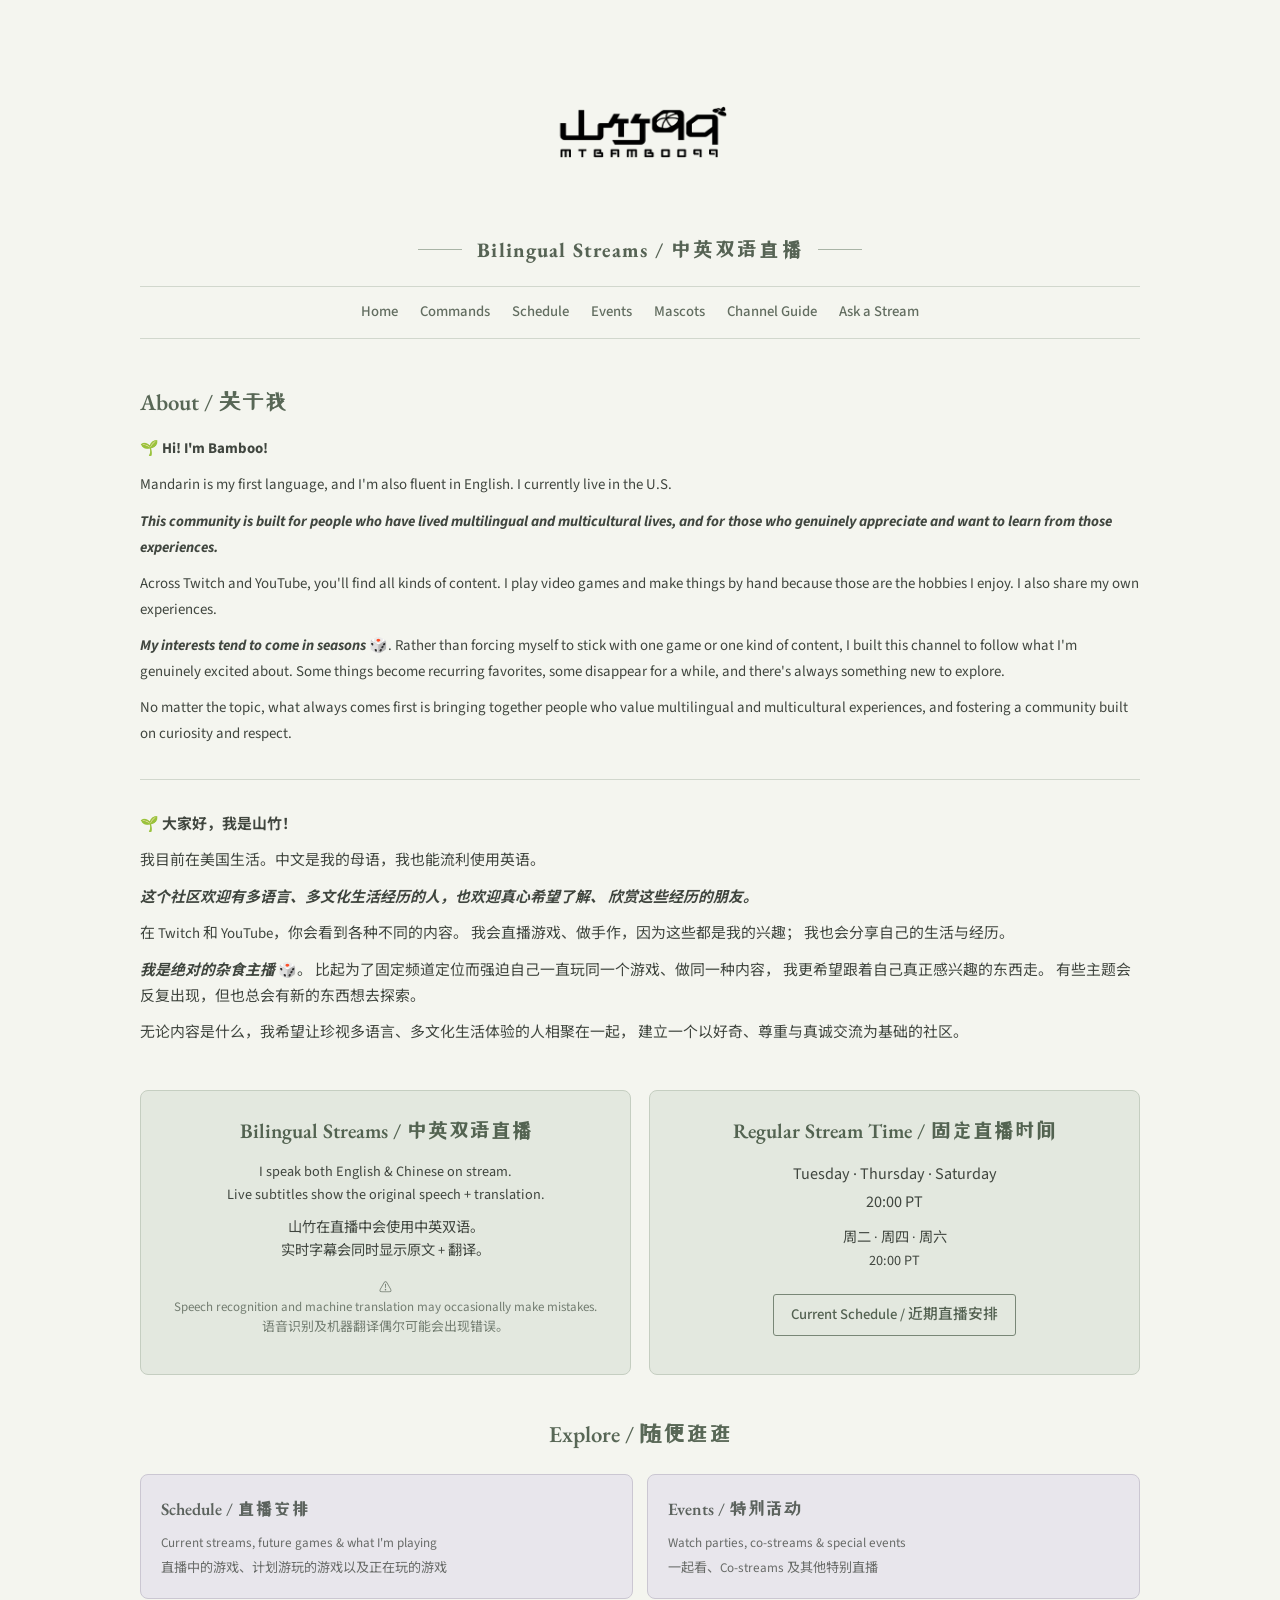
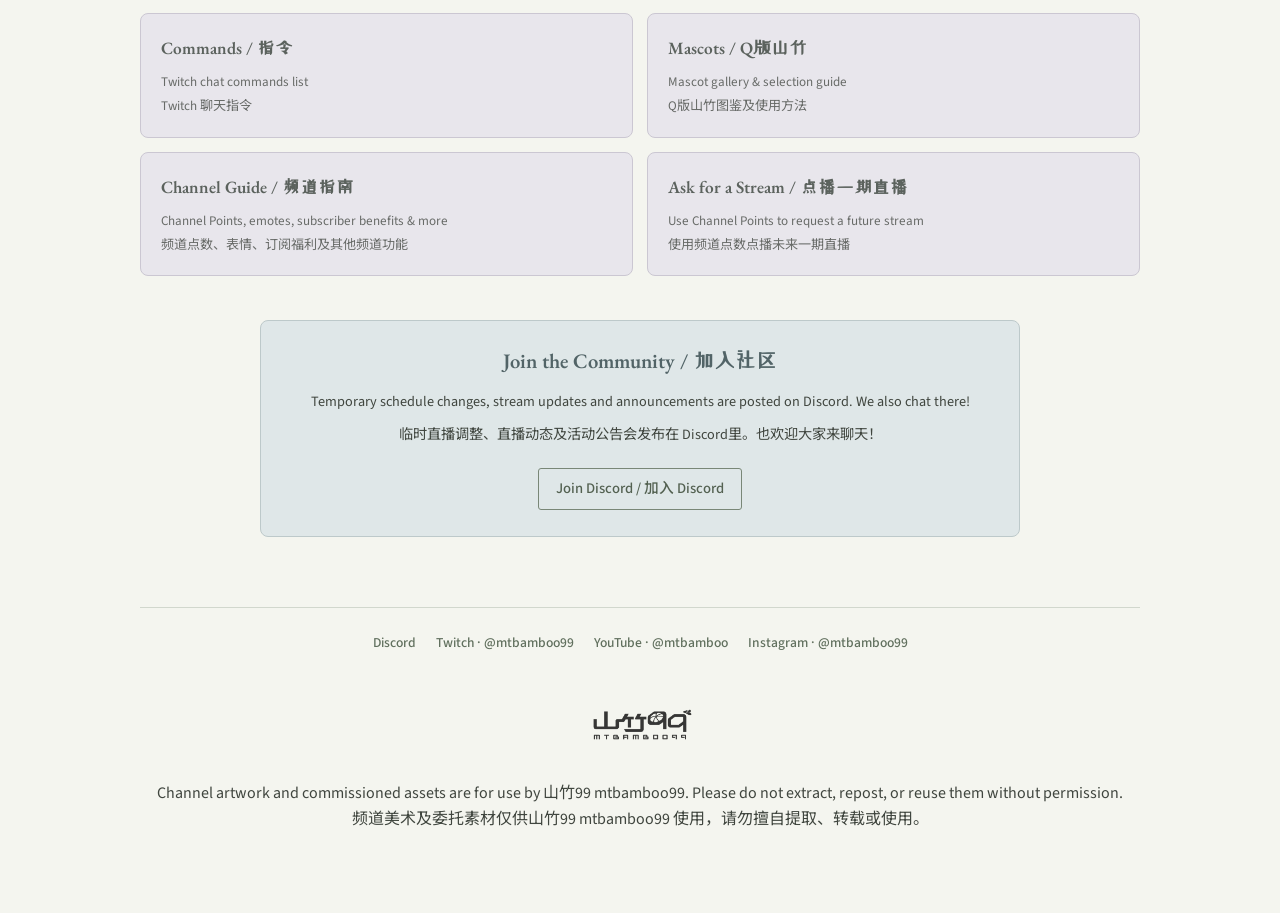
<file: index.html>
<!DOCTYPE html>
<html lang="en">
<head>
  <meta charset="UTF-8">
  <meta name="viewport" content="width=device-width, initial-scale=1.0">

  <title>山竹99 mtbamboo99</title>

  <link rel="stylesheet" href="styles.css">
</head>

<body>

  <div class="page">

    <!-- =========================
         Header
         ========================= -->

    <header>

      <a class="site-logo-link" href="index.html">
        <img
          src="images/logo_black.png"
          alt="山竹99 mtbamboo99"
          class="site-logo"
        >
      </a>

      <p class="page-title">
        Bilingual Streams / 中英双语直播
      </p>

      <nav>
        <a href="index.html">Home</a>
        <a href="commands.html">Commands</a>
        <a href="schedule.html">Schedule</a>
        <a href="events.html">Events</a>
        <a href="mascots.html">Mascots</a>
        <a href="guide.html">Channel Guide</a>
        <a href="requeststream.html">Ask a Stream</a>
      </nav>

    </header>


    <main>

      <!-- =========================
           About
           ========================= -->

      <section class="about-section">

        <h2>About / 关于我</h2>

        <p>
          🌱 <strong>Hi! I'm Bamboo!</strong>
        </p>

        <p>
          Mandarin is my first language, and I'm also fluent in English.
          I currently live in the U.S.
        </p>

        <p>
          <strong><em>
            This community is built for people who have lived multilingual
            and multicultural lives, and for those who genuinely appreciate
            and want to learn from those experiences.
          </em></strong>
        </p>

        <p>
          Across Twitch and YouTube, you'll find all kinds of content.
          I play video games and make things by hand because those are the
          hobbies I enjoy. I also share my own experiences.
        </p>

        <p>
          <strong><em>My interests tend to come in seasons</em></strong> 🎲.
          Rather than forcing myself to stick with one game or one kind of
          content, I built this channel to follow what I'm genuinely excited
          about. Some things become recurring favorites, some disappear for
          a while, and there's always something new to explore.
        </p>

        <p>
          No matter the topic, what always comes first is bringing together
          people who value multilingual and multicultural experiences, and
          fostering a community built on curiosity and respect.
        </p>

        <hr>

        <p>
          🌱 <strong>大家好，我是山竹！</strong>
        </p>

        <p>
          我目前在美国生活。中文是我的母语，我也能流利使用英语。
        </p>

        <p>
          <strong><em>
            这个社区欢迎有多语言、多文化生活经历的人，也欢迎真心希望了解、
            欣赏这些经历的朋友。
          </em></strong>
        </p>

        <p>
          在 Twitch 和 YouTube，你会看到各种不同的内容。
          我会直播游戏、做手作，因为这些都是我的兴趣；
          我也会分享自己的生活与经历。
        </p>

        <p>
          <strong><em>我是绝对的杂食主播</em></strong> 🎲。
          比起为了固定频道定位而强迫自己一直玩同一个游戏、做同一种内容，
          我更希望跟着自己真正感兴趣的东西走。
          有些主题会反复出现，但也总会有新的东西想去探索。
        </p>

        <p>
          无论内容是什么，我希望让珍视多语言、多文化生活体验的人相聚在一起，
          建立一个以好奇、尊重与真诚交流为基础的社区。
        </p>

      </section>


      <!-- =========================
           Stream Info
           ========================= -->

      <section>

        <div class="info-grid">

          <div class="info-card">

            <h2>Bilingual Streams / 中英双语直播</h2>

            <p>
              I speak both English & Chinese on stream.<br>
              Live subtitles show the original speech + translation.
            </p>

            <p>
              山竹在直播中会使用中英双语。<br>
              实时字幕会同时显示原文 + 翻译。
            </p>

            <p class="note">
              ⚠️<br>
              Speech recognition and machine translation may occasionally make mistakes.<br>
              语音识别及机器翻译偶尔可能会出现错误。
            </p>

          </div>


          <div class="info-card">

            <h2>Regular Stream Time / 固定直播时间</h2>

            <p class="schedule-time">
              Tuesday · Thursday · Saturday<br>
              20:00 PT
            </p>

            <p>
              周二 · 周四 · 周六<br>
              20:00 PT
            </p>

            <a
              class="button"
              href="schedule.html"
            >
              Current Schedule / 近期直播安排
            </a>

          </div>

        </div>

      </section>


      <!-- =========================
           Explore
           ========================= -->

      <section>

        <h2 class="center">Explore / 随便逛逛</h2>

        <div class="home-links">


          <!-- Schedule -->

          <a class="home-card" href="schedule.html">

            <strong>Schedule / 直播安排</strong>

            <span>
              Current streams, future games & what I'm playing
            </span>

            <span>
              直播中的游戏、计划游玩的游戏以及正在玩的游戏
            </span>

          </a>


          <!-- Events -->

          <a class="home-card" href="events.html">

            <strong>Events / 特别活动</strong>

            <span>
              Watch parties, co-streams & special events
            </span>

            <span>
              一起看、Co-streams 及其他特别直播
            </span>

          </a>


          <!-- Commands -->

          <a class="home-card" href="commands.html">

            <strong>Commands / 指令</strong>

            <span>
              Twitch chat commands list
            </span>

            <span>
              Twitch 聊天指令
            </span>

          </a>


          <!-- Mascots -->

          <a class="home-card" href="mascots.html">

            <strong>Mascots / Q版山竹</strong>

            <span>
              Mascot gallery & selection guide
            </span>

            <span>
              Q版山竹图鉴及使用方法
            </span>

          </a>


          <!-- Channel Guide -->

          <a class="home-card" href="guide.html">

            <strong>Channel Guide / 频道指南</strong>

            <span>
              Channel Points, emotes, subscriber benefits & more
            </span>

            <span>
              频道点数、表情、订阅福利及其他频道功能
            </span>

          </a>


          <!-- Ask for a Stream -->

          <a class="home-card" href="requeststream.html">

            <strong>Ask for a Stream / 点播一期直播</strong>

            <span>
              Use Channel Points to request a future stream
            </span>

            <span>
              使用频道点数点播未来一期直播
            </span>

          </a>


        </div>

      </section>


      <!-- =========================
           Community
           ========================= -->

      <section class="community-card">

        <h2>Join the Community / 加入社区</h2>

        <p>
          Temporary schedule changes, stream updates and announcements
          are posted on Discord. We also chat there!
        </p>

        <p>
          临时直播调整、直播动态及活动公告会发布在 Discord里。也欢迎大家来聊天！
        </p>

        <a
          class="button"
          href="https://discord.gg/hU6yxUSvFk"
          target="_blank"
          rel="noopener noreferrer"
        >
          Join Discord / 加入 Discord
        </a>

      </section>

    </main>


    <!-- =========================
         Footer
         ========================= -->

    <footer class="site-footer">

      <div class="footer-socials">

        <a
          href="https://discord.gg/hU6yxUSvFk"
          target="_blank"
          rel="noopener noreferrer"
        >
          Discord
        </a>

        <a
          href="https://www.twitch.tv/mtbamboo99"
          target="_blank"
          rel="noopener noreferrer"
        >
          Twitch · @mtbamboo99
        </a>

        <a
          href="https://www.youtube.com/@mtbamboo"
          target="_blank"
          rel="noopener noreferrer"
        >
          YouTube · @mtbamboo
        </a>

        <a
          href="https://www.instagram.com/mtbamboo99/"
          target="_blank"
          rel="noopener noreferrer"
        >
          Instagram · @mtbamboo99
        </a>

      </div>

      <img
        src="images/logo_black.png"
        alt="山竹99 mtbamboo99"
        class="footer-logo"
      >

      <p class="asset-notice">
        Channel artwork and commissioned assets are for use by 山竹99 mtbamboo99.
        Please do not extract, repost, or reuse them without permission.<br>
        频道美术及委托素材仅供山竹99 mtbamboo99 使用，请勿擅自提取、转载或使用。
      </p>

    </footer>

  </div>

</body>
</html>
</file>
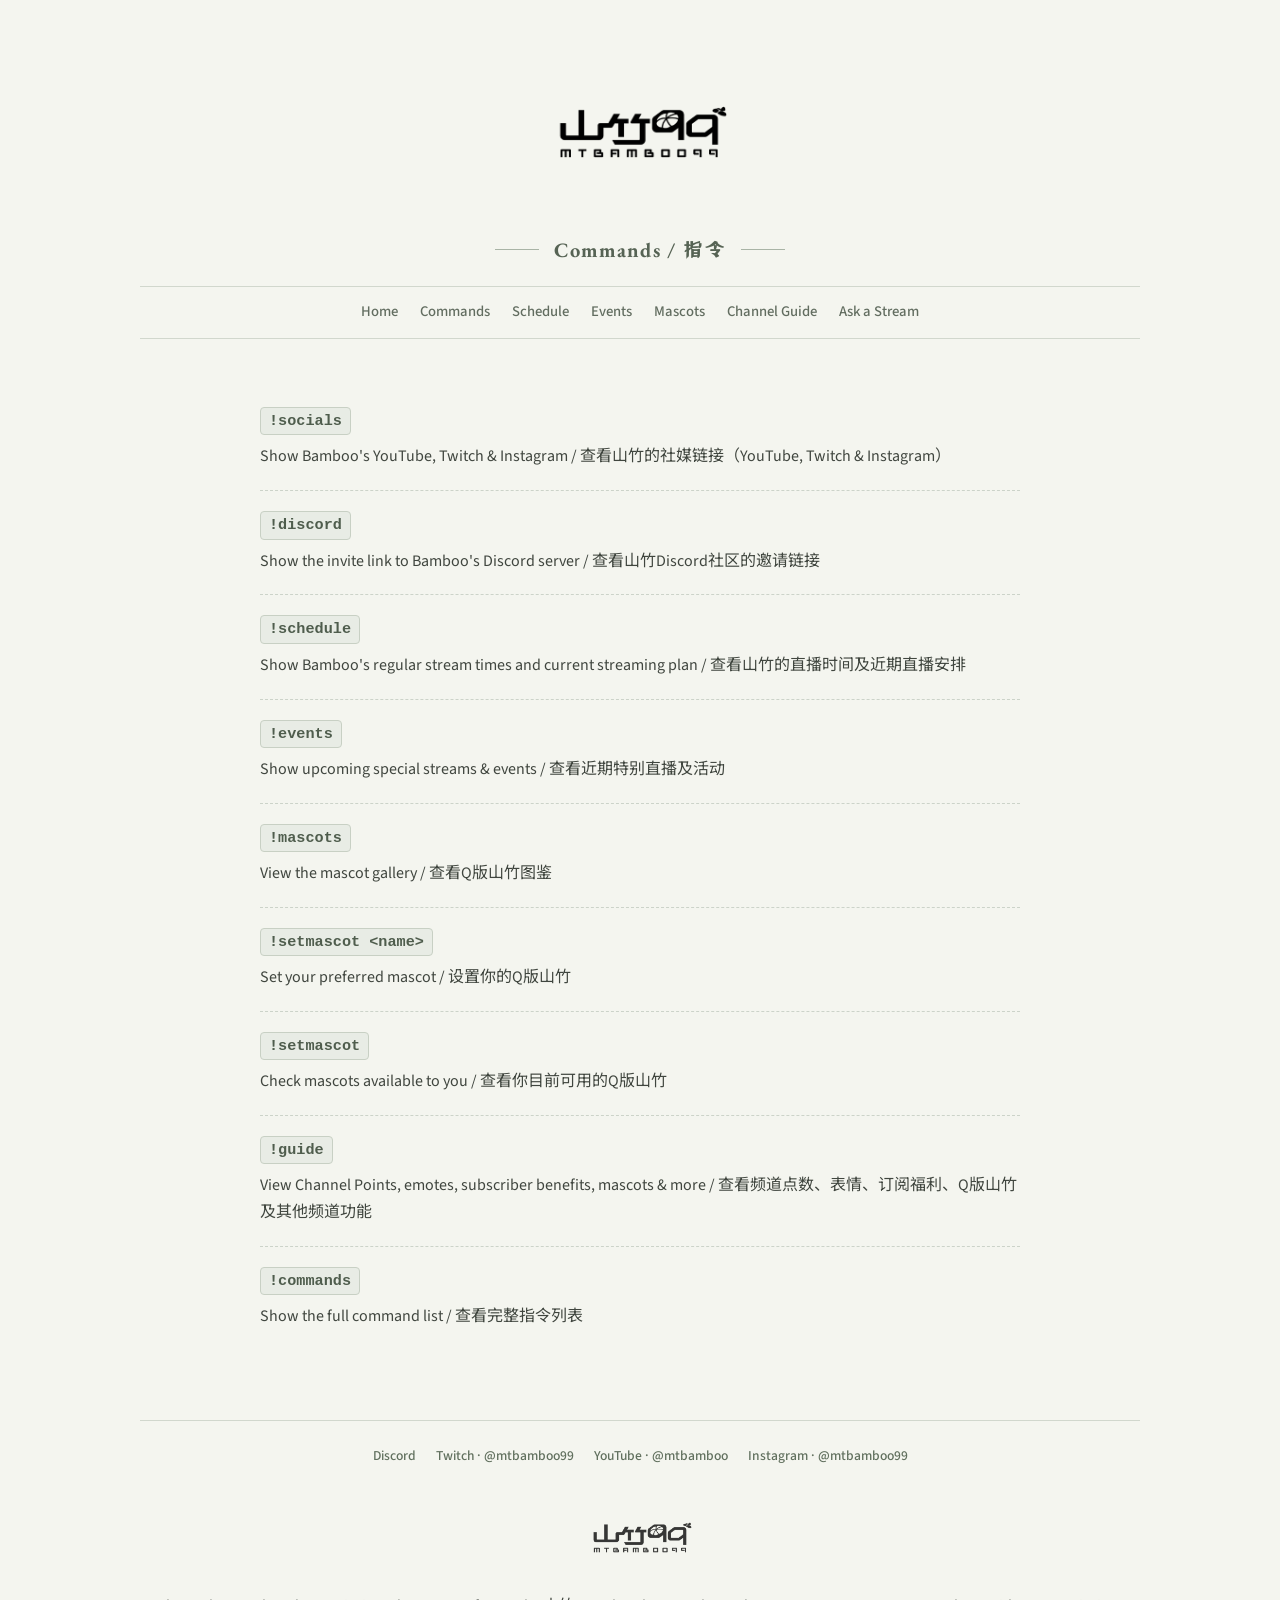
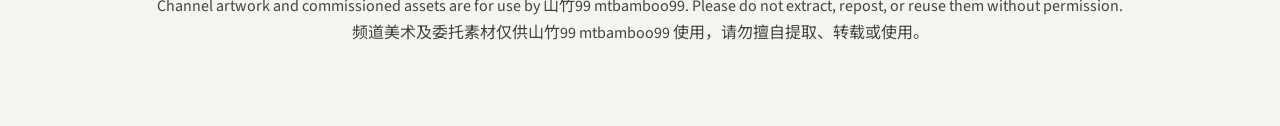
<file: commands.html>
<!DOCTYPE html>
<html lang="en">
<head>
  <meta charset="UTF-8">
  <meta name="viewport" content="width=device-width, initial-scale=1.0">

  <title>Commands | 山竹99 mtbamboo99</title>

  <link rel="stylesheet" href="styles.css">
</head>

<body>

  <div class="page">

    <!-- =========================
         Header
         ========================= -->

    <header>

      <a class="site-logo-link" href="index.html">
        <img
          src="images/logo_black.png"
          alt="山竹99 mtbamboo99"
          class="site-logo"
        >
      </a>

      <p class="page-title">
        Commands / 指令
      </p>

      <nav>
        <a href="index.html">Home</a>
        <a href="commands.html">Commands</a>
        <a href="schedule.html">Schedule</a>
        <a href="events.html">Events</a>
        <a href="mascots.html">Mascots</a>
        <a href="guide.html">Channel Guide</a>
        <a href="requeststream.html">Ask a Stream</a>
      </nav>

    </header>


    <main>

      <div class="command-list">


        <!-- Socials -->

        <div class="command">

          <div class="command-name">
            !socials
          </div>

          <div>
            Show Bamboo's YouTube, Twitch & Instagram /
            查看山竹的社媒链接（YouTube, Twitch & Instagram）
          </div>

        </div>


        <!-- Discord -->

        <div class="command">

          <div class="command-name">
            !discord
          </div>

          <div>
            Show the invite link to Bamboo's Discord server /
            查看山竹Discord社区的邀请链接
          </div>

        </div>


        <!-- Schedule -->

        <div class="command">

          <div class="command-name">
            !schedule
          </div>

          <div>
            Show Bamboo's regular stream times and current streaming plan /
            查看山竹的直播时间及近期直播安排
          </div>

        </div>


        <!-- Events -->

        <div class="command">

          <div class="command-name">
            !events
          </div>

          <div>
            Show upcoming special streams & events /
            查看近期特别直播及活动
          </div>

        </div>


        <!-- Mascots -->

        <div class="command">

          <div class="command-name">
            !mascots
          </div>

          <div>
            View the mascot gallery /
            查看Q版山竹图鉴
          </div>

        </div>


        <!-- Set Mascot -->

        <div class="command">

          <div class="command-name">
            !setmascot &lt;name&gt;
          </div>

          <div>
            Set your preferred mascot /
            设置你的Q版山竹
          </div>

        </div>

        <!-- Set Mascot -->

        <div class="command">

          <div class="command-name">
            !setmascot
          </div>

          <div>
            Check mascots available to you /
            查看你目前可用的Q版山竹
          </div>

        </div>


        <!-- Channel Guide -->

        <div class="command">

          <div class="command-name">
            !guide
          </div>

          <div>
            View Channel Points, emotes, subscriber benefits, mascots & more /
            查看频道点数、表情、订阅福利、Q版山竹及其他频道功能
          </div>

        </div>


        <!-- Commands -->

        <div class="command">

          <div class="command-name">
            !commands
          </div>

          <div>
            Show the full command list /
            查看完整指令列表
          </div>

        </div>


      </div>

    </main>


    <!-- =========================
         Footer
         ========================= -->

    <footer class="site-footer">

      <div class="footer-socials">

        <a
          href="https://discord.gg/hU6yxUSvFk"
          target="_blank"
          rel="noopener noreferrer"
        >
          Discord
        </a>

        <a
          href="https://www.twitch.tv/mtbamboo99"
          target="_blank"
          rel="noopener noreferrer"
        >
          Twitch · @mtbamboo99
        </a>

        <a
          href="https://www.youtube.com/@mtbamboo"
          target="_blank"
          rel="noopener noreferrer"
        >
          YouTube · @mtbamboo
        </a>

        <a
          href="https://www.instagram.com/mtbamboo99/"
          target="_blank"
          rel="noopener noreferrer"
        >
          Instagram · @mtbamboo99
        </a>

      </div>

      <img
        src="images/logo_black.png"
        alt="山竹99 mtbamboo99"
        class="footer-logo"
      >

      <p class="asset-notice">
        Channel artwork and commissioned assets are for use by 山竹99 mtbamboo99.
        Please do not extract, repost, or reuse them without permission.<br>
        频道美术及委托素材仅供山竹99 mtbamboo99 使用，请勿擅自提取、转载或使用。
      </p>

    </footer>

  </div>

</body>
</html>
</file>
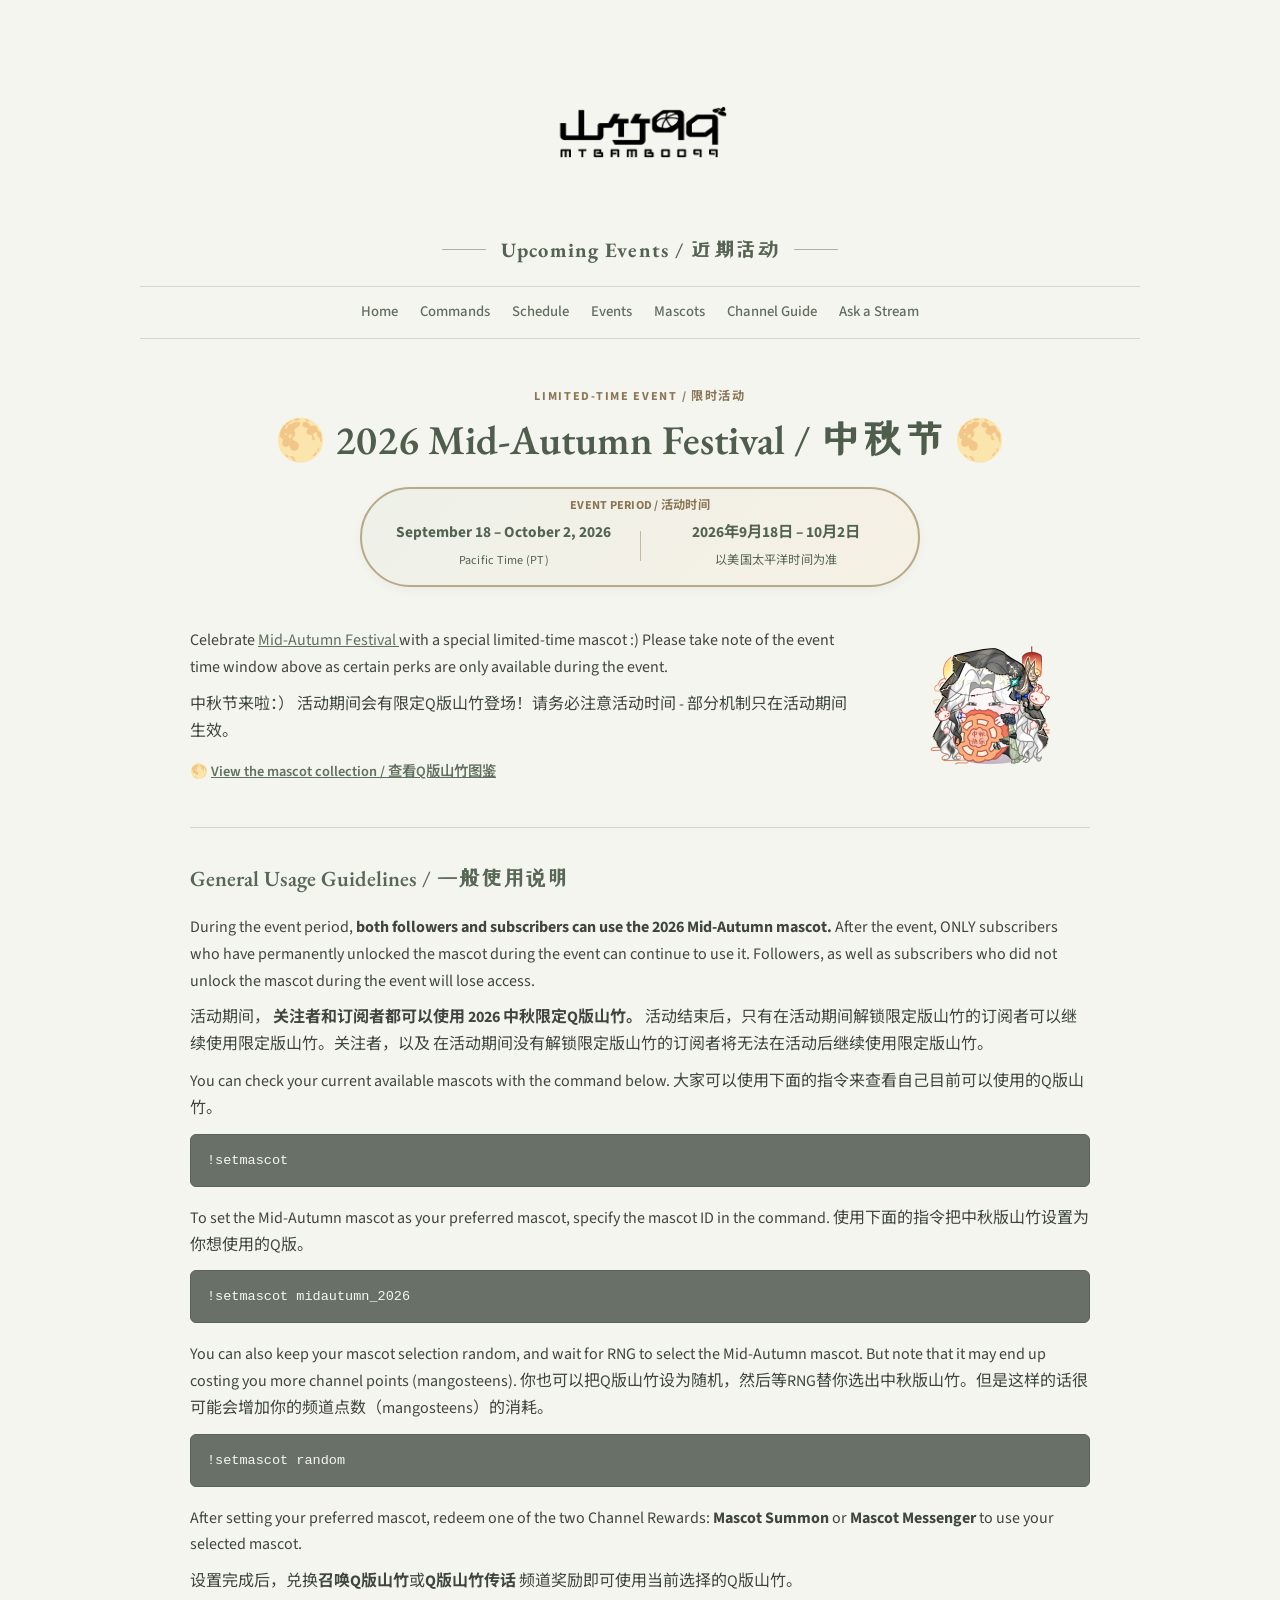
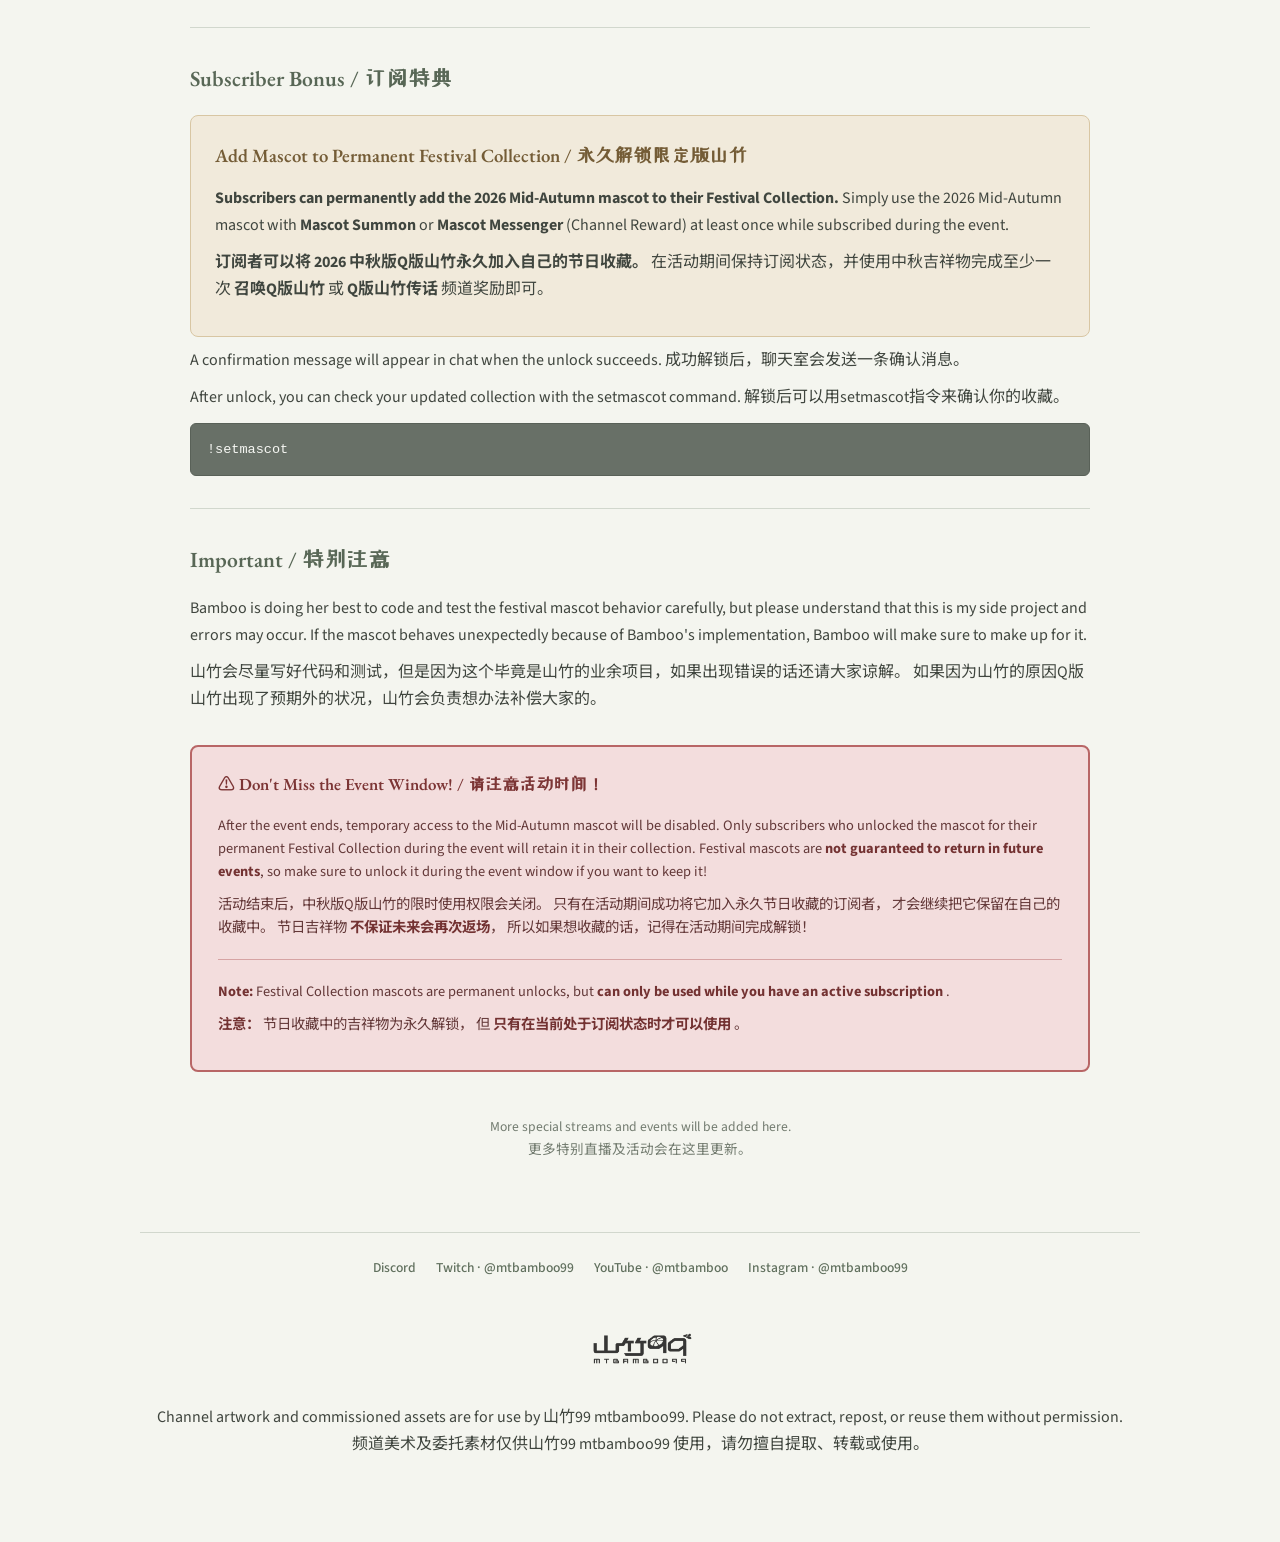
<file: events.html>
<!DOCTYPE html>
<html lang="en">
<head>
  <meta charset="UTF-8">
  <meta name="viewport" content="width=device-width, initial-scale=1.0">

  <title>Events | 山竹99 mtbamboo99</title>

  <link rel="stylesheet" href="styles.css">
</head>

<body>

  <div class="page">

    <!-- =========================
         Header
         ========================= -->

    <header>

      <a class="site-logo-link" href="index.html">
        <img
          src="images/logo_black.png"
          alt="山竹99 mtbamboo99"
          class="site-logo"
        >
      </a>

      <p class="page-title">
        Upcoming Events / 近期活动
      </p>

      <nav>
        <a href="index.html">Home</a>
        <a href="commands.html">Commands</a>
        <a href="schedule.html">Schedule</a>
        <a href="events.html">Events</a>
        <a href="mascots.html">Mascots</a>
        <a href="guide.html">Channel Guide</a>
        <a href="requeststream.html">Ask a Stream</a>
      </nav>

    </header>


    <main>

      <!-- =========================
           Mid-Autumn Festival 2026
           ========================= -->

      <section class="event">

        <!-- Event Hero -->

        <div class="event-header">

          <p class="event-kicker">
            LIMITED-TIME EVENT / 限时活动
          </p>

          <h2 class="event-title">
            🌕 2026 Mid-Autumn Festival / 中秋节 🌕
          </h2>

          <div class="event-date">

            <span class="event-date-label">
              EVENT PERIOD / 活动时间
            </span>

            <div>
              <strong>September 18 – October 2, 2026</strong><br>
              <span>Pacific Time (PT)</span>
            </div>

            <div class="event-date-divider"></div>

            <div>
              <strong>2026年9月18日 – 10月2日</strong><br>
              <span>以美国太平洋时间为准</span>
            </div>

          </div>

        </div>


        <!-- Event Intro -->

        <div class="event-intro">

          <div class="event-intro-copy">

            <p>
              Celebrate
              <a
                href="https://en.wikipedia.org/wiki/Mid-Autumn_Festival"
                target="_blank"
                rel="noopener noreferrer"
              >
                Mid-Autumn Festival
              </a>
              with a special limited-time mascot :) Please take note of the event time window above as certain perks 
              are only available during the event. 
            </p>

            <p>
              中秋节来啦：）
              活动期间会有限定Q版山竹登场！请务必注意活动时间 - 部分机制只在活动期间生效。
            </p>

            <p class="event-mascot-link">
              🌕
              <a href="mascots.html">
                View the mascot collection / 查看Q版山竹图鉴
              </a>
            </p>

          </div>


          <div class="event-mascot-preview">

            <img
              src="images/midautumn_2026_web.png"
              alt="2026 Mid-Autumn Festival mascot"
              class="event-mascot-image"
            >

          </div>

        </div>

        <hr>


        <!-- =========================
             General Usage Guidelines
             ========================= -->

        <div class="event-section">

          <h3>
            General Usage Guidelines / 一般使用说明
          </h3>

          <p>
            During the event period,
            <strong>
              both followers and subscribers can use the 2026 Mid-Autumn mascot.
            </strong> After the event, ONLY subscribers who have permanently unlocked
              the mascot during the event can continue to use it. Followers, as well as
              subscribers who did not unlock the mascot during the event will lose access.
          </p>

          <p>
            活动期间，
            <strong>
              关注者和订阅者都可以使用 2026 中秋限定Q版山竹。
            </strong>活动结束后，只有在活动期间解锁限定版山竹的订阅者可以继续使用限定版山竹。关注者，以及
              在活动期间没有解锁限定版山竹的订阅者将无法在活动后继续使用限定版山竹。
          </p>

          <p>
            You can check your current available mascots with the command below. 
            大家可以使用下面的指令来查看自己目前可以使用的Q版山竹。
          </p>

          <pre class="event-command"><code>!setmascot</code></pre>

          <p>
            To set the Mid-Autumn mascot as your preferred mascot, specify the mascot ID in the command.
            使用下面的指令把中秋版山竹设置为你想使用的Q版。
          </p>

          <pre class="event-command"><code>!setmascot midautumn_2026</code></pre>

          <p>
            You can also keep your mascot selection random, and wait for RNG to select the Mid-Autumn mascot.
            But note that it may end up costing you more channel points (mangosteens).
            你也可以把Q版山竹设为随机，然后等RNG替你选出中秋版山竹。但是这样的话很可能会增加你的频道点数（mangosteens）的消耗。
          </p>

          <pre class="event-command"><code>!setmascot random</code></pre>

          <p>
            After setting your preferred mascot, redeem one of the two Channel Rewards: <strong>Mascot Summon</strong>
            or <strong>Mascot Messenger</strong> to use your selected mascot.
          </p>

          <p>
            设置完成后，兑换<strong>召唤Q版山竹</strong>或<strong>Q版山竹传话</strong>
            频道奖励即可使用当前选择的Q版山竹。
          </p>

        </div>

        <hr>


        <!-- =========================
             Subscriber Bonus
             ========================= -->

        <div class="event-section">

          <h3>
            Subscriber Bonus / 订阅特典
          </h3>

          <div class="event-unlock-card">

            <h3>
              Add Mascot to Permanent Festival Collection / 永久解锁限定版山竹
            </h3>

            <p>
              <strong>
                Subscribers can permanently add the 2026 Mid-Autumn mascot
                to their Festival Collection.</strong>
                Simply use the 2026 Mid-Autumn mascot with
                <strong>Mascot Summon</strong> or
                <strong>Mascot Messenger</strong> (Channel Reward)
                at least once while subscribed during the event.
              
            </p>

            <p>
              <strong>
                订阅者可以将 2026 中秋版Q版山竹永久加入自己的节日收藏。
              </strong>
              在活动期间保持订阅状态，并使用中秋吉祥物完成至少一次
              <strong>召唤Q版山竹</strong>
              或
              <strong>Q版山竹传话</strong>
              频道奖励即可。
            </p>

          </div>


          <p>
            A confirmation message will appear in chat when the unlock succeeds.
            成功解锁后，聊天室会发送一条确认消息。
          </p>


          <p>
            After unlock, you can check your updated collection with the setmascot command.
            解锁后可以用setmascot指令来确认你的收藏。
          </p>

          <pre class="event-command"><code>!setmascot</code></pre>

        </div>

        <hr>


         <!-- =========================
             Important
             ========================= -->

        <div class="event-section">

          <h3>
            Important / 特别注意
          </h3>

          <p>
            Bamboo is doing her best to code and test the festival mascot behavior carefully, 
            but please understand that this is my side project and errors may occur.
            If the mascot behaves unexpectedly because of Bamboo's implementation,
            Bamboo will make sure to make up for it. 
          </p>

          <p>
            山竹会尽量写好代码和测试，但是因为这个毕竟是山竹的业余项目，如果出现错误的话还请大家谅解。
            如果因为山竹的原因Q版山竹出现了预期外的状况，山竹会负责想办法补偿大家的。
          </p>


          <div class="event-warning">

            <h3>
              ⚠️ Don't Miss the Event Window! / 请注意活动时间！
            </h3>

            <p>
              After the event ends, temporary access to the Mid-Autumn mascot will be disabled.
              Only subscribers who unlocked the mascot for their permanent Festival Collection
              during the event will retain it in their collection.
              Festival mascots are
              <strong>not guaranteed to return in future events</strong>,
              so make sure to unlock it during the event window if you want to keep it!
            </p>

            <p>
              活动结束后，中秋版Q版山竹的限时使用权限会关闭。
              只有在活动期间成功将它加入永久节日收藏的订阅者，
              才会继续把它保留在自己的收藏中。
              节日吉祥物
              <strong>不保证未来会再次返场</strong>，
              所以如果想收藏的话，记得在活动期间完成解锁！
            </p>

            <hr>

            <p>
              <strong>Note:</strong>
              Festival Collection mascots are permanent unlocks,
              but
              <strong>
                can only be used while you have an active subscription
              </strong>.
            </p>

            <p>
              <strong>注意：</strong>
              节日收藏中的吉祥物为永久解锁，
              但
              <strong>
                只有在当前处于订阅状态时才可以使用
              </strong>。
            </p>

          </div>

        </div>

      </section>


      <!-- =========================
           Future Events
           ========================= -->

      <section class="center">

        <p class="note">
          More special streams and events will be added here.<br>
          更多特别直播及活动会在这里更新。
        </p>

      </section>

    </main>


    <!-- =========================
         Footer
         ========================= -->

    <footer class="site-footer">

      <div class="footer-socials">

        <a
          href="https://discord.gg/hU6yxUSvFk"
          target="_blank"
          rel="noopener noreferrer"
        >
          Discord
        </a>

        <a
          href="https://www.twitch.tv/mtbamboo99"
          target="_blank"
          rel="noopener noreferrer"
        >
          Twitch · @mtbamboo99
        </a>

        <a
          href="https://www.youtube.com/@mtbamboo"
          target="_blank"
          rel="noopener noreferrer"
        >
          YouTube · @mtbamboo
        </a>

        <a
          href="https://www.instagram.com/mtbamboo99/"
          target="_blank"
          rel="noopener noreferrer"
        >
          Instagram · @mtbamboo99
        </a>

      </div>

      <img
        src="images/logo_black.png"
        alt="山竹99 mtbamboo99"
        class="footer-logo"
      >

      <p class="asset-notice">
        Channel artwork and commissioned assets are for use by 山竹99 mtbamboo99.
        Please do not extract, repost, or reuse them without permission.<br>
        频道美术及委托素材仅供山竹99 mtbamboo99 使用，请勿擅自提取、转载或使用。
      </p>

    </footer>

  </div>

</body>
</html>
</file>
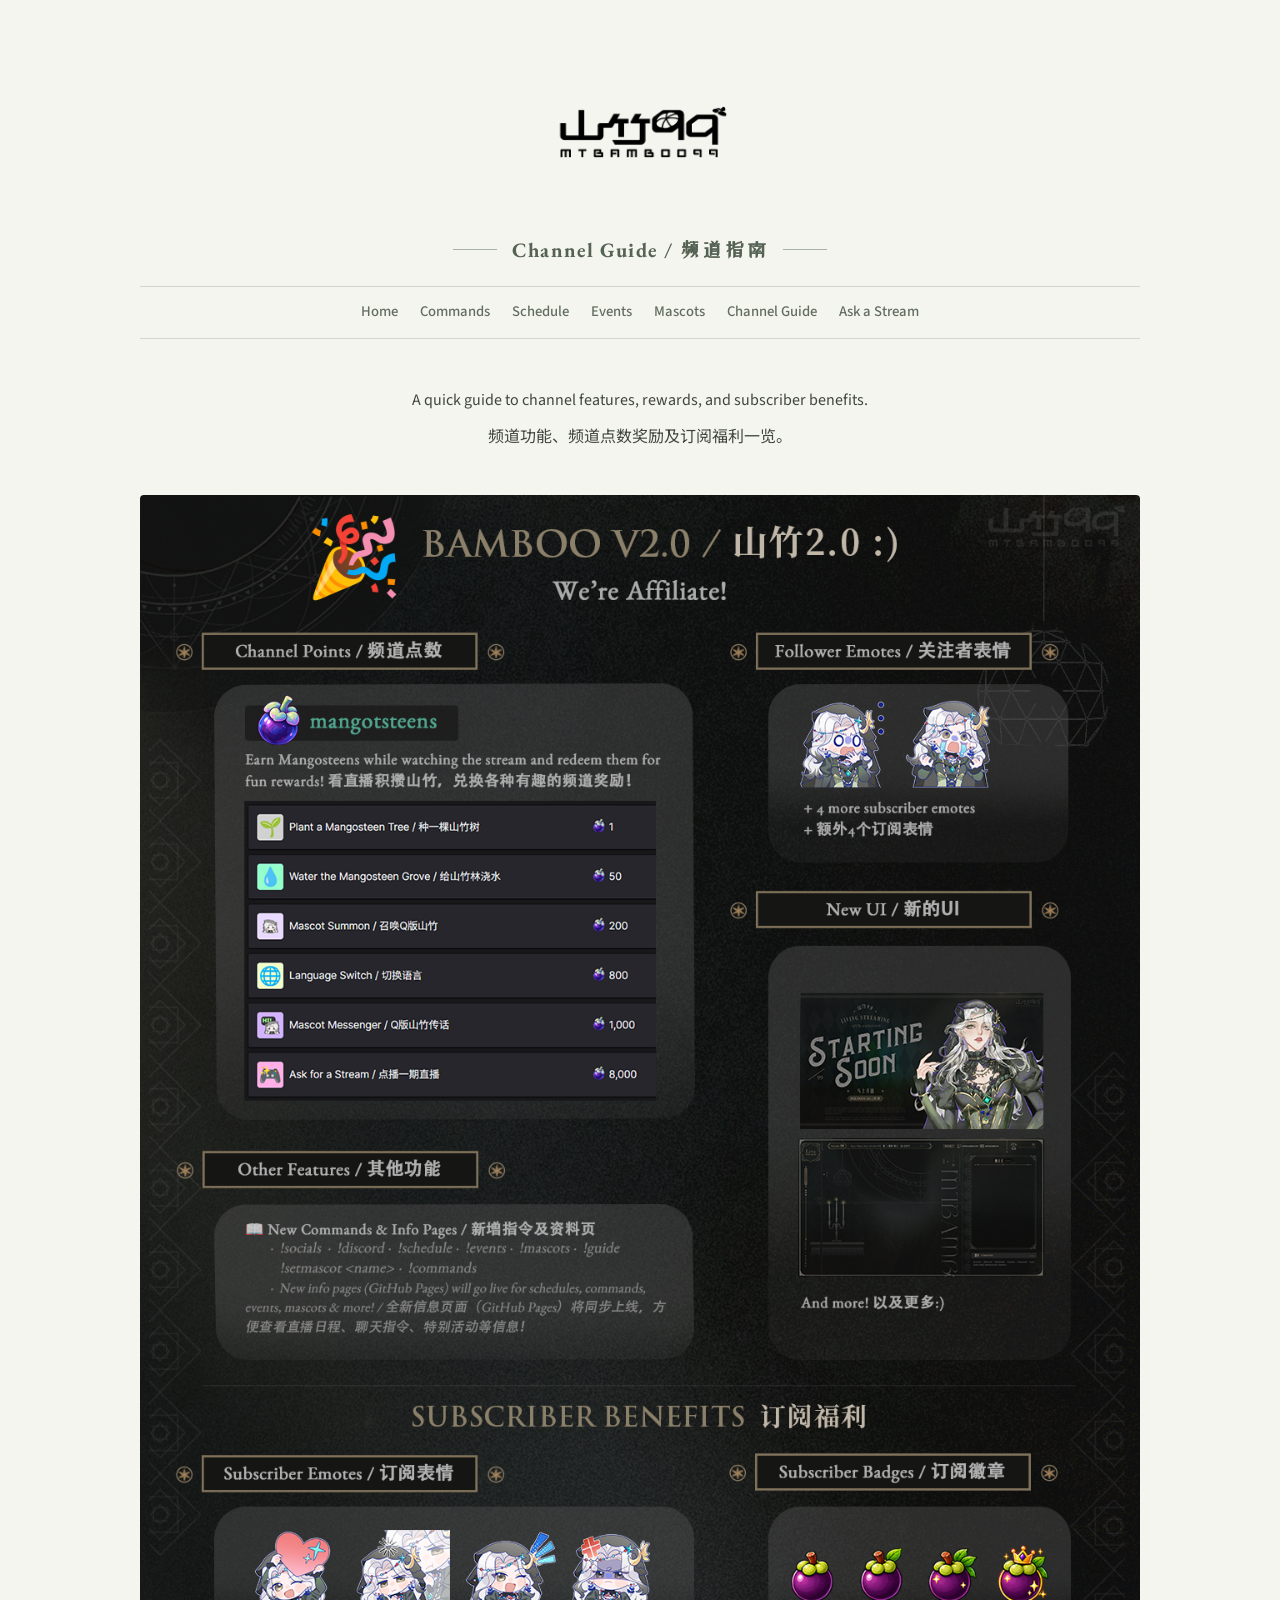
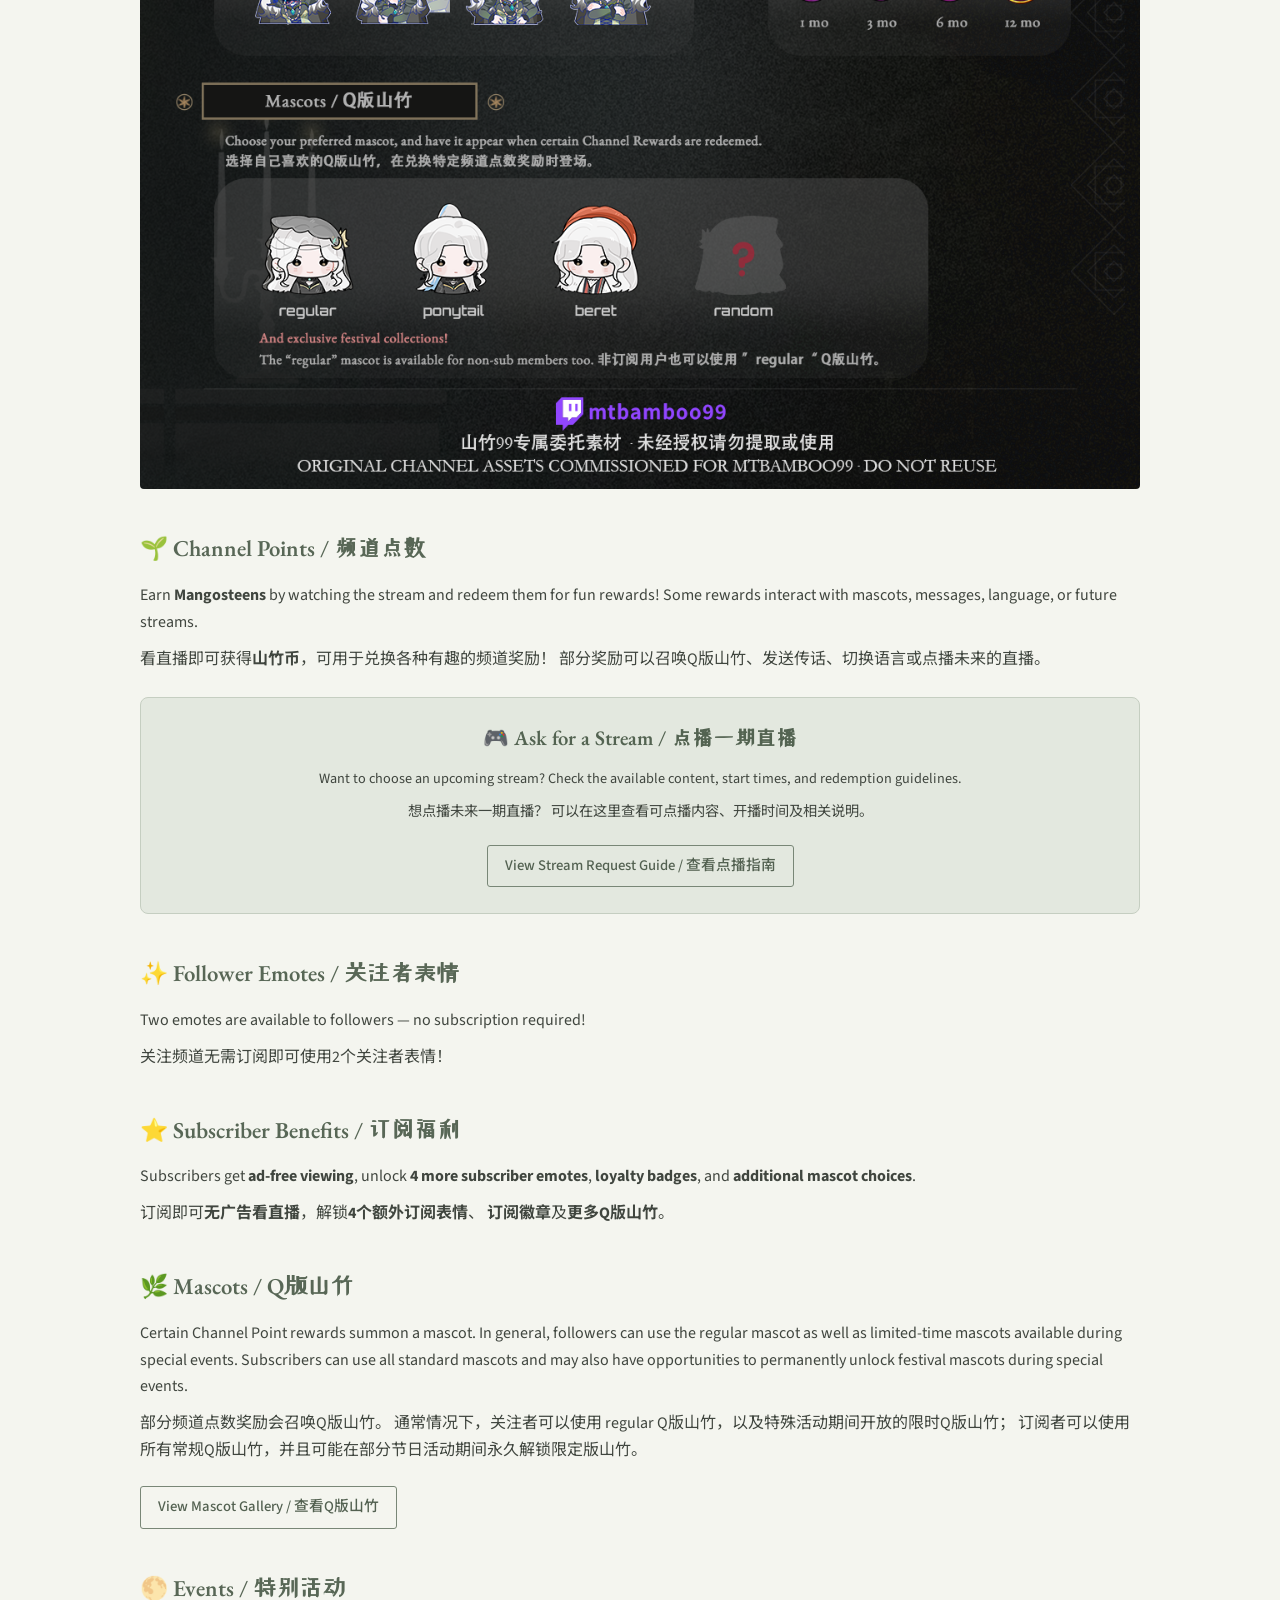
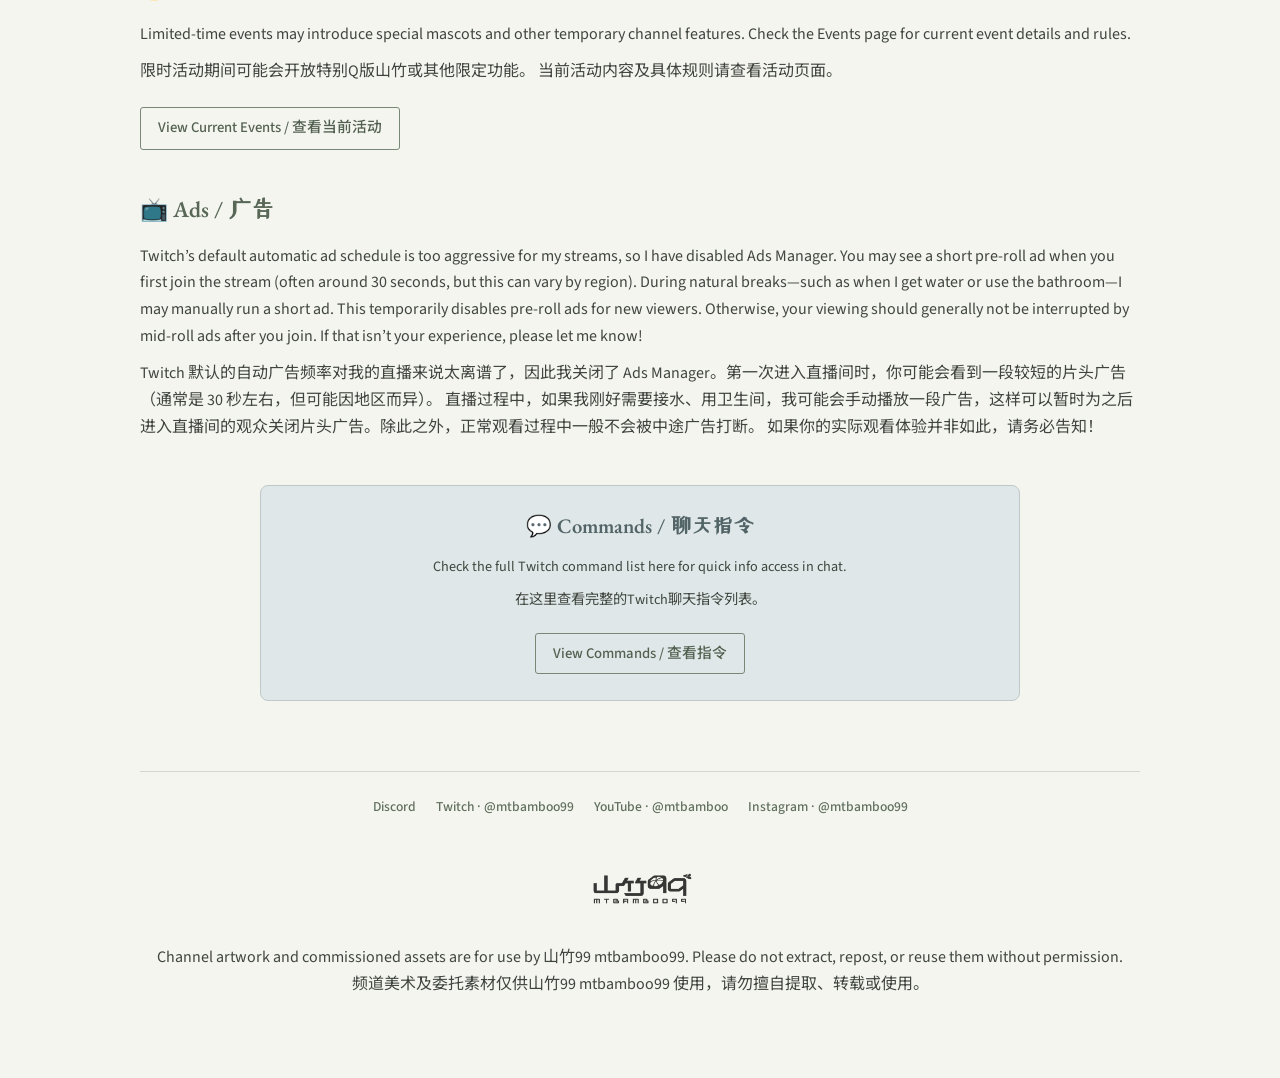
<file: guide.html>
<!DOCTYPE html>
<html lang="en">
<head>
  <meta charset="UTF-8">
  <meta name="viewport" content="width=device-width, initial-scale=1.0">

  <title>Channel Guide | 山竹99 mtbamboo99</title>

  <link rel="stylesheet" href="styles.css">
</head>

<body>

  <div class="page">

    <!-- =========================
         Header
         ========================= -->

    <header>

      <a class="site-logo-link" href="index.html">
        <img
          src="images/logo_black.png"
          alt="山竹99 mtbamboo99"
          class="site-logo"
        >
      </a>

      <p class="page-title">
        Channel Guide / 频道指南
      </p>

      <nav>
        <a href="index.html">Home</a>
        <a href="commands.html">Commands</a>
        <a href="schedule.html">Schedule</a>
        <a href="events.html">Events</a>
        <a href="mascots.html">Mascots</a>
        <a href="guide.html">Channel Guide</a>
        <a href="requeststream.html">Ask a Stream</a>
      </nav>

    </header>


    <main>

      <!-- =========================
           Introduction
           ========================= -->

      <section class="intro">

        <p>
          A quick guide to channel features, rewards, and subscriber benefits.
        </p>

        <p>
          频道功能、频道点数奖励及订阅福利一览。
        </p>

      </section>


      <!-- =========================
           Bamboo v2.0 Poster
           ========================= -->

      <section>

        <img
          src="images/affiliate_and_sub_brochure.png"
          alt="Bamboo v2.0 channel features and subscriber benefits"
          class="content-image"
        >

      </section>


      <!-- =========================
           Channel Points
           ========================= -->

      <section>

        <h2>🌱 Channel Points / 频道点数</h2>

        <p>
          Earn <strong>Mangosteens</strong> by watching the stream and
          redeem them for fun rewards! Some rewards interact with mascots,
          messages, language, or future streams.
        </p>

        <p>
          看直播即可获得<strong>山竹币</strong>，可用于兑换各种有趣的频道奖励！
          部分奖励可以召唤Q版山竹、发送传话、切换语言或点播未来的直播。
        </p>


        <div class="info-card" style="margin-top: 25px;">

          <h2>🎮 Ask for a Stream / 点播一期直播</h2>

          <p>
            Want to choose an upcoming stream?
            Check the available content, start times, and redemption guidelines.
          </p>

          <p>
            想点播未来一期直播？
            可以在这里查看可点播内容、开播时间及相关说明。
          </p>

          <a
            class="button"
            href="requeststream.html"
          >
            View Stream Request Guide / 查看点播指南
          </a>

        </div>

      </section>


      <!-- =========================
           Follower Emotes
           ========================= -->

      <section>

        <h2>✨ Follower Emotes / 关注者表情</h2>

        <p>
          Two emotes are available to followers — no subscription required!
        </p>

        <p>
          关注频道无需订阅即可使用2个关注者表情！
        </p>

      </section>


      <!-- =========================
           Subscriber Benefits
           ========================= -->

      <section>

        <h2>⭐ Subscriber Benefits / 订阅福利</h2>

        <p>
          Subscribers get <strong>ad-free viewing</strong>, unlock <strong>4 more subscriber emotes</strong>,
          <strong>loyalty badges</strong>, and
          <strong>additional mascot choices</strong>.
        </p>

        <p>
          订阅即可<strong>无广告看直播</strong>，解锁<strong>4个额外订阅表情</strong>、
          <strong>订阅徽章</strong>及<strong>更多Q版山竹</strong>。
        </p>

      </section>


      <!-- =========================
           Mascots
           ========================= -->

      <section>

        <h2>🌿 Mascots / Q版山竹</h2>

        <p>
          Certain Channel Point rewards summon a mascot.
  In general, followers can use the regular mascot as well as
  limited-time mascots available during special events.
  Subscribers can use all standard mascots and may also have opportunities
  to permanently unlock festival mascots during special events.
        </p>

        <p>
          部分频道点数奖励会召唤Q版山竹。
          通常情况下，关注者可以使用 regular Q版山竹，以及特殊活动期间开放的限时Q版山竹；
  订阅者可以使用所有常规Q版山竹，并且可能在部分节日活动期间永久解锁限定版山竹。
        </p>

        <a
          class="button"
          href="mascots.html"
        >
          View Mascot Gallery / 查看Q版山竹
        </a>

      </section>

      <!-- =========================
     Events
     ========================= -->

<section>

  <h2>🌕 Events / 特别活动</h2>

  <p>
    Limited-time events may introduce special mascots and other temporary channel features.
    Check the Events page for current event details and rules.
  </p>

  <p>
    限时活动期间可能会开放特别Q版山竹或其他限定功能。
    当前活动内容及具体规则请查看活动页面。
  </p>

  <a
    class="button"
    href="events.html"
  >
    View Current Events / 查看当前活动
  </a>

</section>

       <!-- =========================
           Ads
           ========================= -->

      <section>

        <h2>📺 Ads / 广告</h2>

        <p>
           Twitch’s default automatic ad schedule is too aggressive for my streams, so I have disabled Ads Manager. You may see a short pre-roll ad when you first join the stream (often around 30 seconds, but this can vary by region).
During natural breaks—such as when I get water or use the bathroom—I may manually run a short ad. This temporarily disables pre-roll ads for new viewers. Otherwise, your viewing should generally not be interrupted by mid-roll ads after you join.
If that isn’t your experience, please let me know!
        </p>

        <p>
          Twitch 默认的自动广告频率对我的直播来说太离谱了，因此我关闭了 Ads Manager。第一次进入直播间时，你可能会看到一段较短的片头广告（通常是 30 秒左右，但可能因地区而异）。
直播过程中，如果我刚好需要接水、用卫生间，我可能会手动播放一段广告，这样可以暂时为之后进入直播间的观众关闭片头广告。除此之外，正常观看过程中一般不会被中途广告打断。
如果你的实际观看体验并非如此，请务必告知！

        </p>

      </section>



      <!-- =========================
           Commands
           ========================= -->

      <section class="community-card blue-card">

        <h2>💬 Commands / 聊天指令</h2>

        <p>
          Check the full Twitch command list here for quick info access in chat.
        </p>

        <p>
          在这里查看完整的Twitch聊天指令列表。
        </p>

        <a
          class="button"
          href="commands.html"
        >
          View Commands / 查看指令
        </a>

      </section>

    </main>


    <!-- =========================
         Footer
         ========================= -->

    <footer class="site-footer">

      <div class="footer-socials">

        <a
          href="https://discord.gg/hU6yxUSvFk"
          target="_blank"
          rel="noopener noreferrer"
        >
          Discord
        </a>

        <a
          href="https://www.twitch.tv/mtbamboo99"
          target="_blank"
          rel="noopener noreferrer"
        >
          Twitch · @mtbamboo99
        </a>

        <a
          href="https://www.youtube.com/@mtbamboo"
          target="_blank"
          rel="noopener noreferrer"
        >
          YouTube · @mtbamboo
        </a>

        <a
          href="https://www.instagram.com/mtbamboo99/"
          target="_blank"
          rel="noopener noreferrer"
        >
          Instagram · @mtbamboo99
        </a>

      </div>

      <img
        src="images/logo_black.png"
        alt="山竹99 mtbamboo99"
        class="footer-logo"
      >

      <p class="asset-notice">
        Channel artwork and commissioned assets are for use by 山竹99 mtbamboo99.
        Please do not extract, repost, or reuse them without permission.<br>
        频道美术及委托素材仅供山竹99 mtbamboo99 使用，请勿擅自提取、转载或使用。
      </p>

    </footer>

  </div>

</body>
</html>
</file>
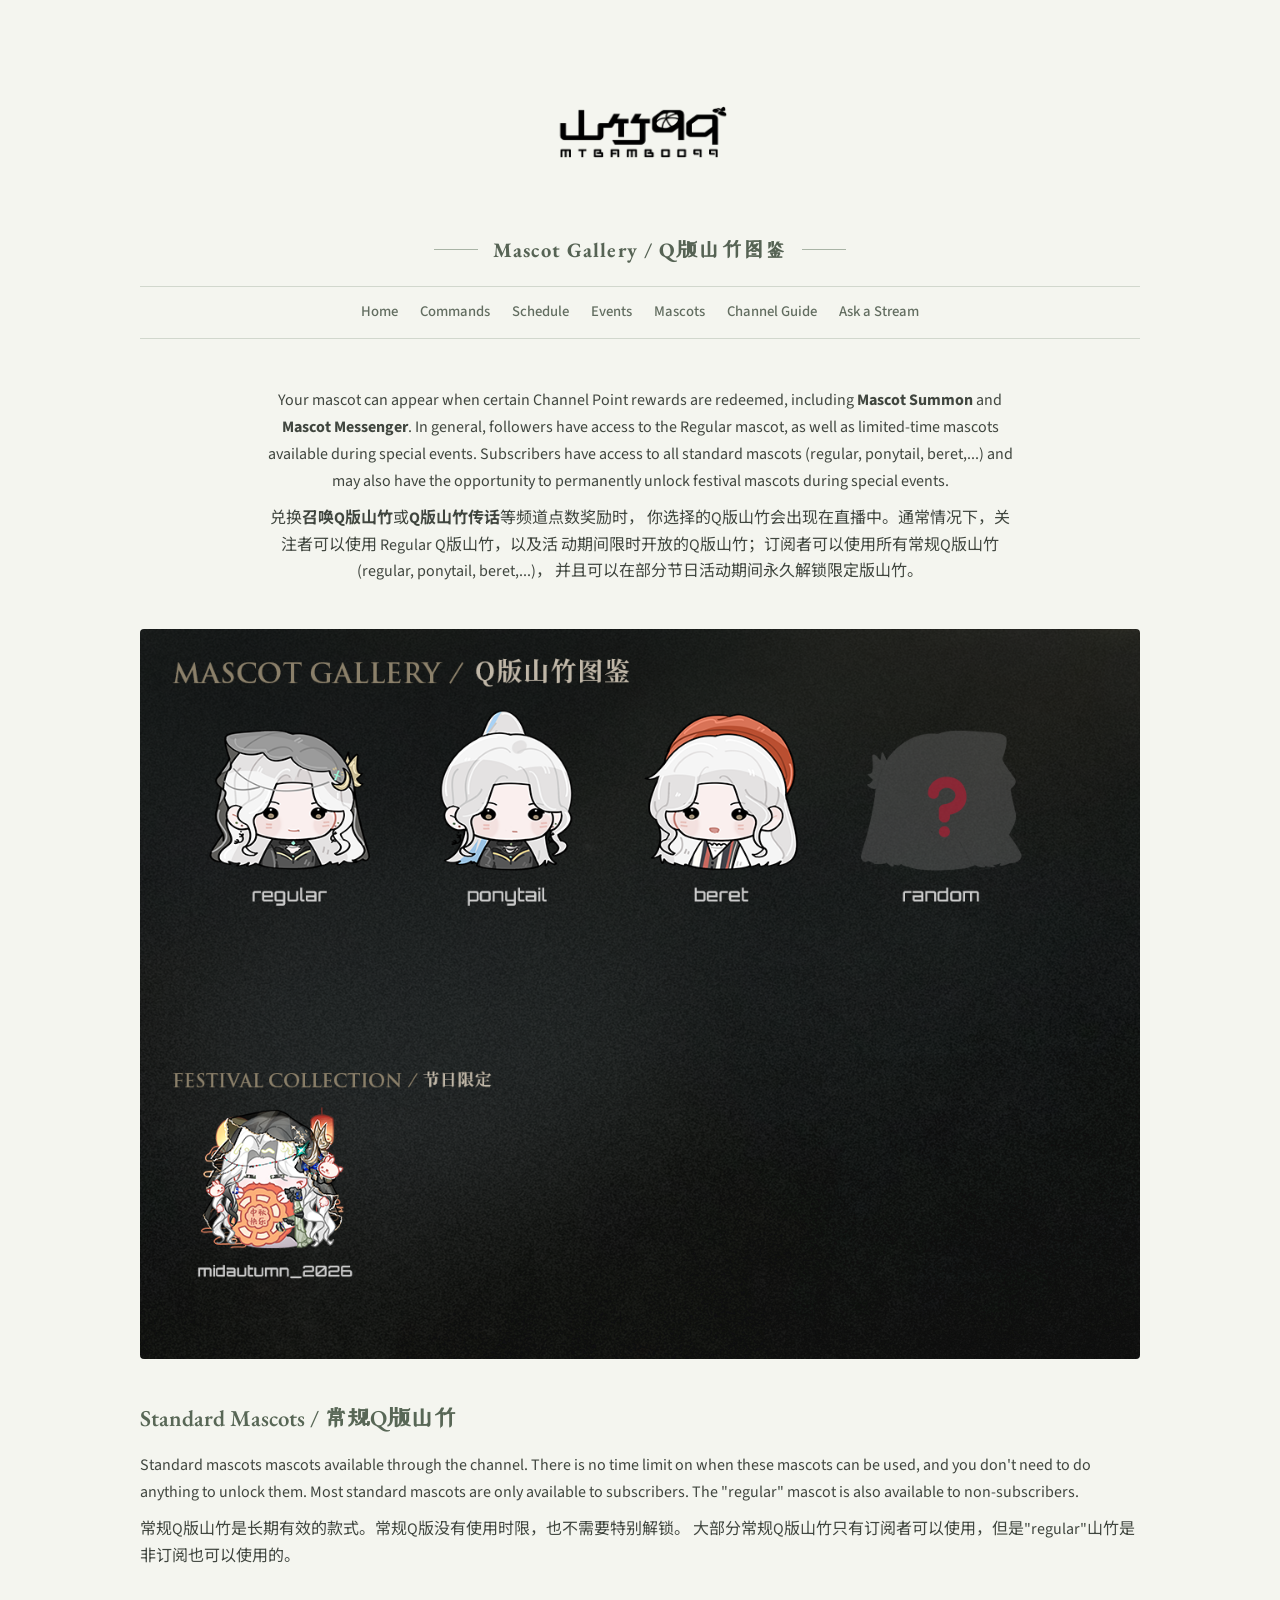
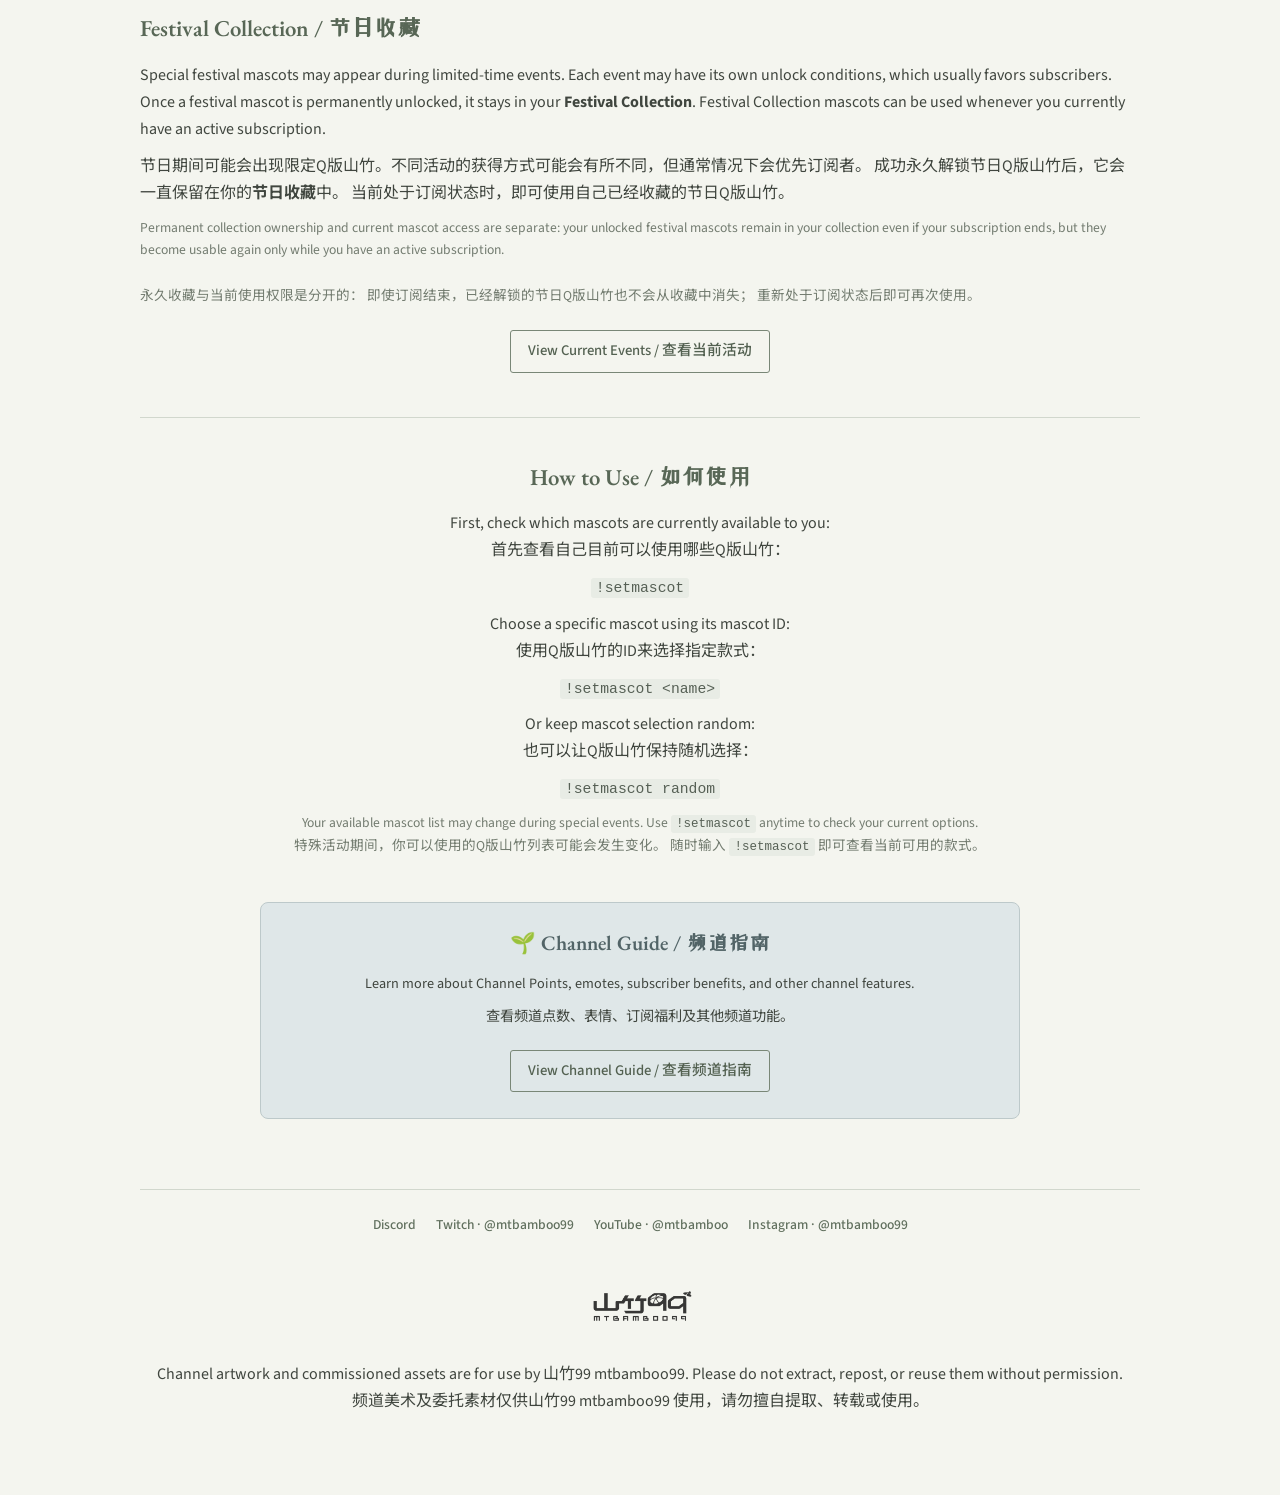
<file: mascots.html>
<!DOCTYPE html>
<html lang="en">
<head>
  <meta charset="UTF-8">
  <meta name="viewport" content="width=device-width, initial-scale=1.0">

  <title>Mascots | 山竹99 mtbamboo99</title>

  <link rel="stylesheet" href="styles.css">
</head>

<body>

  <div class="page">

    <!-- =========================
         Header
         ========================= -->

    <header>

      <a class="site-logo-link" href="index.html">
        <img
          src="images/logo_black.png"
          alt="山竹99 mtbamboo99"
          class="site-logo"
        >
      </a>

      <p class="page-title">
        Mascot Gallery / Q版山竹图鉴
      </p>

      <nav>
        <a href="index.html">Home</a>
        <a href="commands.html">Commands</a>
        <a href="schedule.html">Schedule</a>
        <a href="events.html">Events</a>
        <a href="mascots.html">Mascots</a>
        <a href="guide.html">Channel Guide</a>
        <a href="requeststream.html">Ask a Stream</a>
      </nav>

    </header>


    <main>

      <!-- =========================
           Introduction
           ========================= -->

      <section class="intro">

        <p>
          Your mascot can appear when certain Channel Point rewards are redeemed,
          including <strong>Mascot Summon</strong> and <strong>Mascot Messenger</strong>.
          In general, followers have access to the Regular mascot, as well as limited-time
          mascots available during special events. Subscribers have access to all standard 
          mascots (regular, ponytail, beret,...) and may also have the opportunity to permanently unlock festival mascots 
          during special events.
        </p>  

         <p>
          兑换<strong>召唤Q版山竹</strong>或<strong>Q版山竹传话</strong>等频道点数奖励时，
          你选择的Q版山竹会出现在直播中。通常情况下，关注者可以使用 Regular Q版山竹，以及活
          动期间限时开放的Q版山竹；订阅者可以使用所有常规Q版山竹(regular, ponytail, beret,...)，
          并且可以在部分节日活动期间永久解锁限定版山竹。
         </p>

      </section>


      <!-- =========================
           Mascot Gallery
           ========================= -->

      <section>

        <img
          src="images/mascot_gallery.png"
          alt="Mascot Gallery / Q版山竹图鉴"
          class="content-image"
        >

      </section>


      <!-- =========================
           Mascot Types
           ========================= -->

      <section>

        <h2>Standard Mascots / 常规Q版山竹</h2>

        <p>
          Standard mascots mascots available through the channel. There is no time limit
          on when these mascots can be used, and you don't need to do anything to unlock 
          them. Most standard mascots are only available to subscribers. The "regular" mascot 
          is also available to non-subscribers.
        </p>

        <p>
         常规Q版山竹是长期有效的款式。常规Q版没有使用时限，也不需要特别解锁。
         大部分常规Q版山竹只有订阅者可以使用，但是"regular"山竹是非订阅也可以使用的。
        </p>


      </section>


      <!-- =========================
           Festival Collection
           ========================= -->

      <section>

        <h2>Festival Collection / 节日收藏</h2>

        <p>
          Special festival mascots may appear during limited-time events. 
          Each event may have its own unlock conditions, which usually favors subscribers.
           Once a festival mascot is permanently unlocked,
           it stays in your <strong>Festival Collection</strong>.
           Festival Collection mascots can be used whenever you currently have an active subscription.
        </p>

        <p>
          节日期间可能会出现限定Q版山竹。不同活动的获得方式可能会有所不同，但通常情况下会优先订阅者。
          成功永久解锁节日Q版山竹后，它会一直保留在你的<strong>节日收藏</strong>中。
          当前处于订阅状态时，即可使用自己已经收藏的节日Q版山竹。
        </p>


        <p class="note">
          Permanent collection ownership and current mascot access are separate:
          your unlocked festival mascots remain in your collection even if your subscription ends,
          but they become usable again only while you have an active subscription.<br><br>

          永久收藏与当前使用权限是分开的：
          即使订阅结束，已经解锁的节日Q版山竹也不会从收藏中消失；
          重新处于订阅状态后即可再次使用。
        </p>

        <p class="center">
          <a
            class="button"
            href="events.html"
          >
            View Current Events / 查看当前活动
          </a>
        </p>

      </section>

      <hr>


      <!-- =========================
           Mascot Commands
           ========================= -->

      <section class="center">

        <h2>How to Use / 如何使用</h2>

        <p>
          First, check which mascots are currently available to you:<br>
          首先查看自己目前可以使用哪些Q版山竹：
        </p>

        <p>
          <code>!setmascot</code>
        </p>

        <p>
          Choose a specific mascot using its mascot ID:<br>
          使用Q版山竹的ID来选择指定款式：
        </p>

        <p>
          <code>!setmascot &lt;name&gt;</code>
        </p>

        <p>
          Or keep mascot selection random:<br>
          也可以让Q版山竹保持随机选择：
        </p>

        <p>
          <code>!setmascot random</code>
        </p>

        <p class="note">
          Your available mascot list may change during special events.
          Use <code>!setmascot</code> anytime to check your current options.<br>
          特殊活动期间，你可以使用的Q版山竹列表可能会发生变化。
          随时输入 <code>!setmascot</code> 即可查看当前可用的款式。
        </p>

      </section>


      <!-- =========================
           Channel Guide
           ========================= -->

      <section class="community-card blue-card">

        <h2>🌱 Channel Guide / 频道指南</h2>

        <p>
          Learn more about Channel Points, emotes, subscriber benefits,
          and other channel features.
        </p>

        <p>
          查看频道点数、表情、订阅福利及其他频道功能。
        </p>

        <a
          class="button"
          href="guide.html"
        >
          View Channel Guide / 查看频道指南
        </a>

      </section>

    </main>


    <!-- =========================
         Footer
         ========================= -->

    <footer class="site-footer">

      <div class="footer-socials">

        <a
          href="https://discord.gg/hU6yxUSvFk"
          target="_blank"
          rel="noopener noreferrer"
        >
          Discord
        </a>

        <a
          href="https://www.twitch.tv/mtbamboo99"
          target="_blank"
          rel="noopener noreferrer"
        >
          Twitch · @mtbamboo99
        </a>

        <a
          href="https://www.youtube.com/@mtbamboo"
          target="_blank"
          rel="noopener noreferrer"
        >
          YouTube · @mtbamboo
        </a>

        <a
          href="https://www.instagram.com/mtbamboo99/"
          target="_blank"
          rel="noopener noreferrer"
        >
          Instagram · @mtbamboo99
        </a>

      </div>

      <img
        src="images/logo_black.png"
        alt="山竹99 mtbamboo99"
        class="footer-logo"
      >

      <p class="asset-notice">
        Channel artwork and commissioned assets are for use by 山竹99 mtbamboo99.
        Please do not extract, repost, or reuse them without permission.<br>
        频道美术及委托素材仅供山竹99 mtbamboo99 使用，请勿擅自提取、转载或使用。
      </p>

    </footer>

  </div>

</body>
</html>
</file>
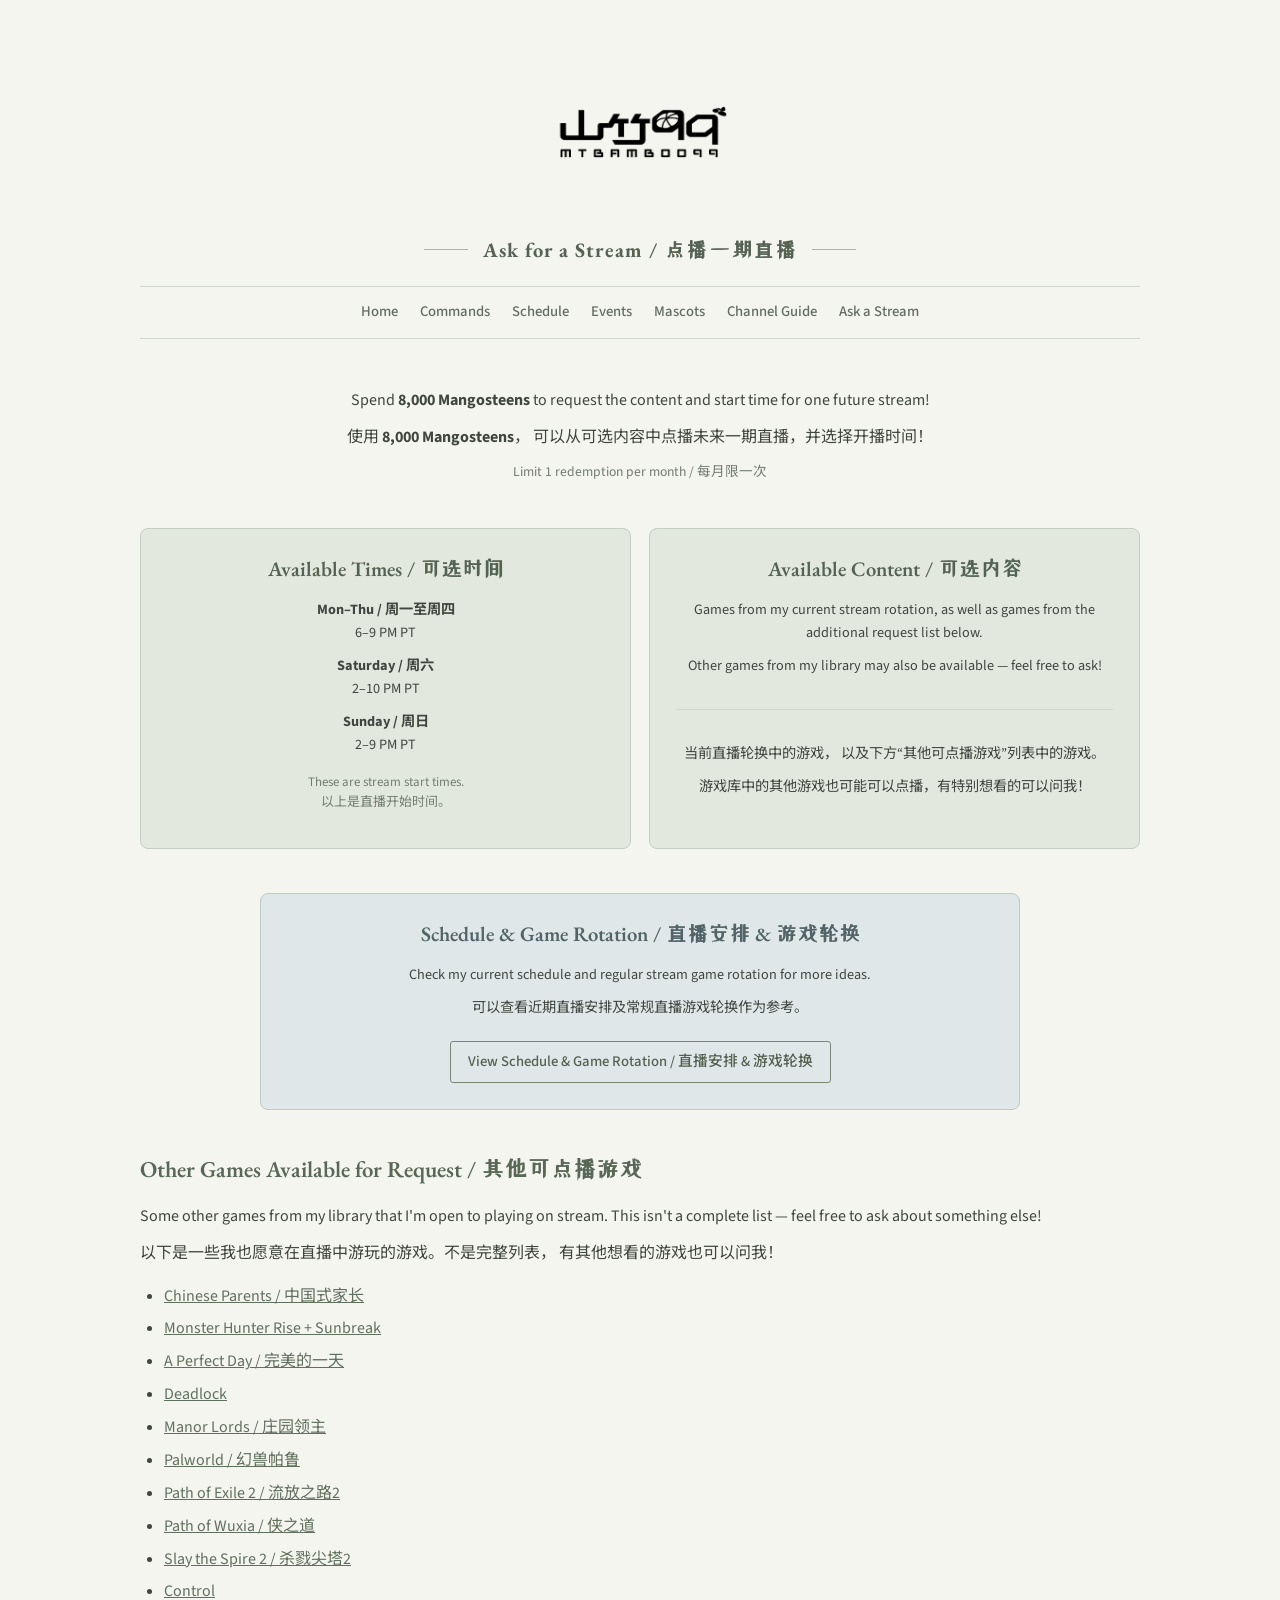
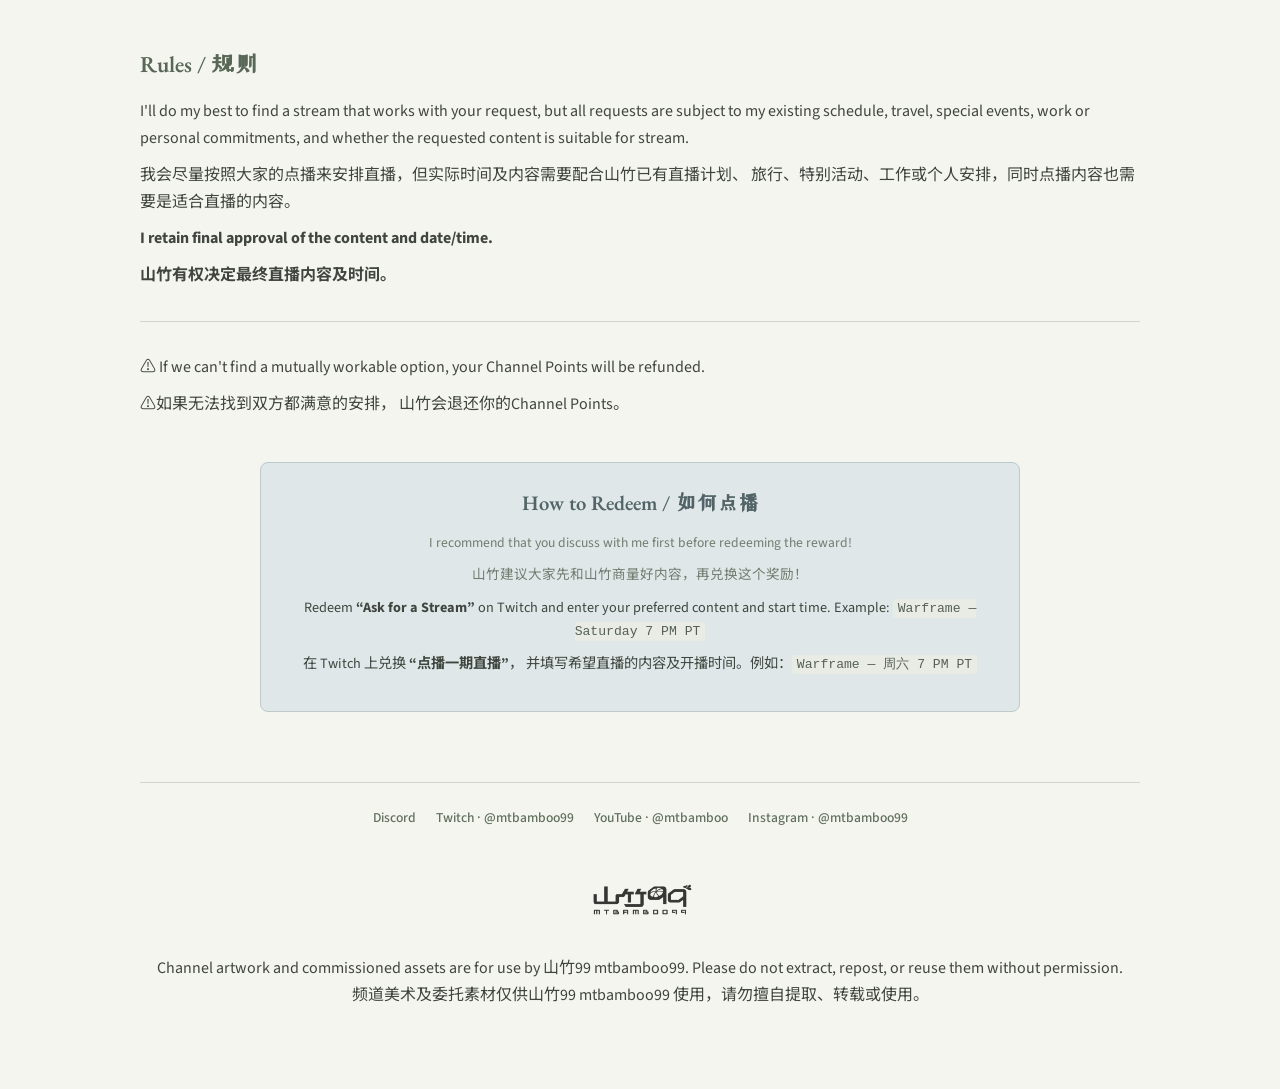
<file: requeststream.html>
<!DOCTYPE html>
<html lang="en">
<head>
  <meta charset="UTF-8">
  <meta name="viewport" content="width=device-width, initial-scale=1.0">

  <title>Ask for a Stream | 山竹99 mtbamboo99</title>

  <link rel="stylesheet" href="styles.css">
</head>

<body>

  <div class="page">

    <!-- =========================
         Header
         ========================= -->

    <header>

      <a class="site-logo-link" href="index.html">
        <img
          src="images/logo_black.png"
          alt="山竹99 mtbamboo99"
          class="site-logo"
        >
      </a>

      <p class="page-title">
        Ask for a Stream / 点播一期直播
      </p>

      <nav>
        <a href="index.html">Home</a>
        <a href="commands.html">Commands</a>
        <a href="schedule.html">Schedule</a>
        <a href="events.html">Events</a>
        <a href="mascots.html">Mascots</a>
        <a href="guide.html">Channel Guide</a>
        <a href="requeststream.html">Ask a Stream</a>
      </nav>

    </header>


    <main>

      <!-- =========================
           Intro
           ========================= -->

      <section class="intro">
        <p>
          Spend <strong>8,000 Mangosteens</strong> to request the content
          and start time for one future stream!
        </p>

        <p>
          使用 <strong>8,000 Mangosteens</strong>，
          可以从可选内容中点播未来一期直播，并选择开播时间！
        </p>

        <p class="note">
          Limit 1 redemption per month / 每月限一次
        </p>

      </section>


      <!-- =========================
           Options
           ========================= -->

      <section>

        <div class="info-grid">

          <!-- Available Times -->

          <div class="info-card">

            <h2>Available Times / 可选时间</h2>

            <p>
              <strong>Mon–Thu / 周一至周四</strong><br>
              6–9 PM PT
            </p>

            <p>
              <strong>Saturday / 周六</strong><br>
              2–10 PM PT
            </p>

            <p>
              <strong>Sunday / 周日</strong><br>
              2–9 PM PT
            </p>

            <p class="note">
              These are stream start times.<br>
              以上是直播开始时间。
            </p>

          </div>


          <!-- Available Content -->

            <div class="info-card">

              <h2>Available Content / 可选内容</h2>

              <p>
              Games from my current stream rotation,
              as well as games from the additional request list below.
              </p>

              <p>
              Other games from my library may also be available — feel free to ask!
              </p>

              <hr>

              <p>
              当前直播轮换中的游戏，
              以及下方“其他可点播游戏”列表中的游戏。
              </p>

              <p>
              游戏库中的其他游戏也可能可以点播，有特别想看的可以问我！
              </p>

          </div>

        </div>

      </section>


      <!-- =========================
     Schedule & Game Rotation
     ========================= -->

      <section class="community-card blue-card">

        <h2>Schedule & Game Rotation / 直播安排 & 游戏轮换</h2>

        <p>
          Check my current schedule and regular stream game rotation for more ideas.
        </p>

        <p>
          可以查看近期直播安排及常规直播游戏轮换作为参考。
        </p>

        <a
          class="button"
          href="schedule.html"
        >
          View Schedule & Game Rotation / 直播安排 & 游戏轮换
        </a>

      </section>


      <!-- =========================
           Additional Request Games
           ========================= -->

      <section>

        <h2>Other Games Available for Request / 其他可点播游戏</h2>

        <p>
          Some other games from my library that I'm open to playing on stream.
          This isn't a complete list — feel free to ask about something else!
        </p>

        <p>
          以下是一些我也愿意在直播中游玩的游戏。不是完整列表，
          有其他想看的游戏也可以问我！
        </p>

        <ul>

          <li>
            <a
              href="https://store.steampowered.com/app/736190/Chinese_Parents/"
              target="_blank"
              rel="noopener noreferrer"
            >
              Chinese Parents / 中国式家长
            </a>
          </li>

          <li>
            <a
              href="https://store.steampowered.com/app/1446780/MONSTER_HUNTER_RISE/"
              target="_blank"
              rel="noopener noreferrer"
            >
              Monster Hunter Rise + Sunbreak
            </a>
          </li>

          <li>
            <a
              href="https://store.steampowered.com/app/843810/A_Perfect_Day/"
              target="_blank"
              rel="noopener noreferrer"
            >
              A Perfect Day / 完美的一天
            </a>
          </li>

          <li>
            <a
              href="https://store.steampowered.com/app/1422450/Deadlock/"
              target="_blank"
              rel="noopener noreferrer"
            >
              Deadlock
            </a>
          </li>

          <li>
            <a
              href="https://store.steampowered.com/app/1363080/Manor_Lords/"
              target="_blank"
              rel="noopener noreferrer"
            >
              Manor Lords / 庄园领主
            </a>
          </li>

          <li>
            <a
              href="https://store.steampowered.com/app/1623730/Palworld/"
              target="_blank"
              rel="noopener noreferrer"
            >
              Palworld / 幻兽帕鲁
            </a>
          </li>

          <li>
            <a
              href="https://store.steampowered.com/app/2694490/Path_of_Exile_2/"
              target="_blank"
              rel="noopener noreferrer"
            >
              Path of Exile 2 / 流放之路2
            </a>
          </li>

          <li>
            <a
              href="https://store.steampowered.com/app/1189630/Path_Of_Wuxia/"
              target="_blank"
              rel="noopener noreferrer"
            >
              Path of Wuxia / 侠之道
            </a>
          </li>

          <li>
            <a
              href="https://store.steampowered.com/app/2868840/Slay_the_Spire_2/"
             target="_blank"
              rel="noopener noreferrer"
            >
              Slay the Spire 2 / 杀戮尖塔2
            </a>
          </li>

          <li>
            <a
              href="https://store.steampowered.com/app/870780/CONTROL_Ultimate_Edition/"
              target="_blank"
              rel="noopener noreferrer"
            >
              Control
            </a>
          </li>

        </ul>

      </section>


      <!-- =========================
           Rules
           ========================= -->

      <section>

        <h2>Rules / 规则</h2>

        <p>
          I'll do my best to find a stream that works with your request,
          but all requests are subject to my existing schedule, travel,
          special events, work or personal commitments, and whether the
          requested content is suitable for stream.
        </p>

        <p>
          我会尽量按照大家的点播来安排直播，但实际时间及内容需要配合山竹已有直播计划、
          旅行、特别活动、工作或个人安排，同时点播内容也需要是适合直播的内容。
        </p>

        <p>
          <strong>
            I retain final approval of the content and date/time.
          </strong>
        </p>

        <p>
          <strong>
            山竹有权决定最终直播内容及时间。
          </strong>
        </p>

        <hr>

        <p>
          ⚠️ If we can't find a mutually workable option,
          your Channel Points will be refunded. 
        </p>

        <p>
          ⚠️如果无法找到双方都满意的安排，
          山竹会退还你的Channel Points。
        </p>

      </section>


      <!-- =========================
           How to Redeem
           ========================= -->

      <section class="community-card">

        <h2>How to Redeem / 如何点播</h2>

        <p class="note">
          I recommend that you discuss with me first before redeeming the reward!
        </p>

        <p class="note">
          山竹建议大家先和山竹商量好内容，再兑换这个奖励！
        </p>

        <p>
          Redeem <strong>“Ask for a Stream”</strong> on Twitch and enter
          your preferred content and start time. Example: <code>Warframe — Saturday 7 PM PT</code>
        </p>

        <p>
          在 Twitch 上兑换 <strong>“点播一期直播”</strong>，
          并填写希望直播的内容及开播时间。例如：<code>Warframe — 周六 7 PM PT</code>
        </p>

      </section>

    </main>


    <!-- =========================
         Footer
         ========================= -->

    <footer class="site-footer">

      <div class="footer-socials">

        <a
          href="https://discord.gg/hU6yxUSvFk"
          target="_blank"
          rel="noopener noreferrer"
        >
          Discord
        </a>

        <a
          href="https://www.twitch.tv/mtbamboo99"
          target="_blank"
          rel="noopener noreferrer"
        >
          Twitch · @mtbamboo99
        </a>

        <a
          href="https://www.youtube.com/@mtbamboo"
          target="_blank"
          rel="noopener noreferrer"
        >
          YouTube · @mtbamboo
        </a>

        <a
          href="https://www.instagram.com/mtbamboo99/"
          target="_blank"
          rel="noopener noreferrer"
        >
          Instagram · @mtbamboo99
        </a>

      </div>

      <img
        src="images/logo_black.png"
        alt="山竹99 mtbamboo99"
        class="footer-logo"
      >

      <p class="asset-notice">
        Channel artwork and commissioned assets are for use by 山竹99 mtbamboo99.
        Please do not extract, repost, or reuse them without permission.<br>
        频道美术及委托素材仅供山竹99 mtbamboo99 使用，请勿擅自提取、转载或使用。
      </p>

    </footer>

  </div>

</body>
</html>
</file>
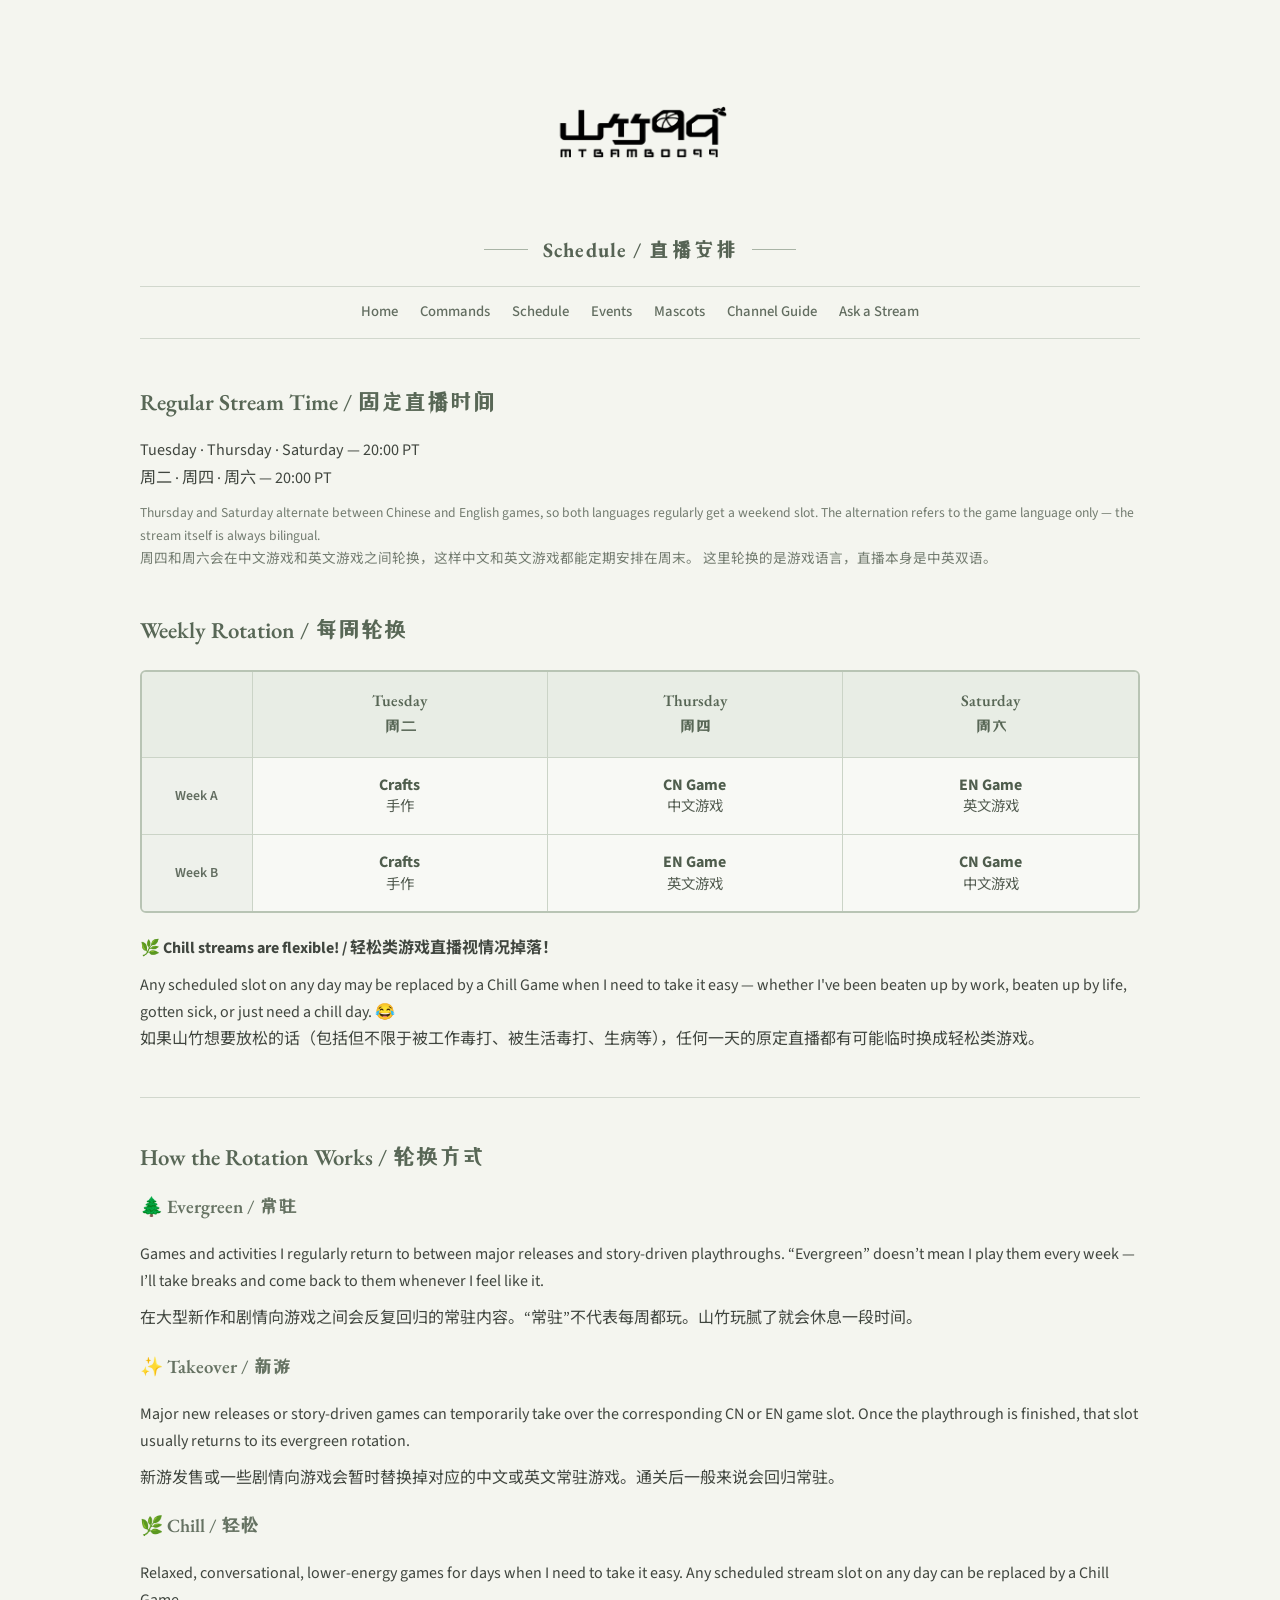
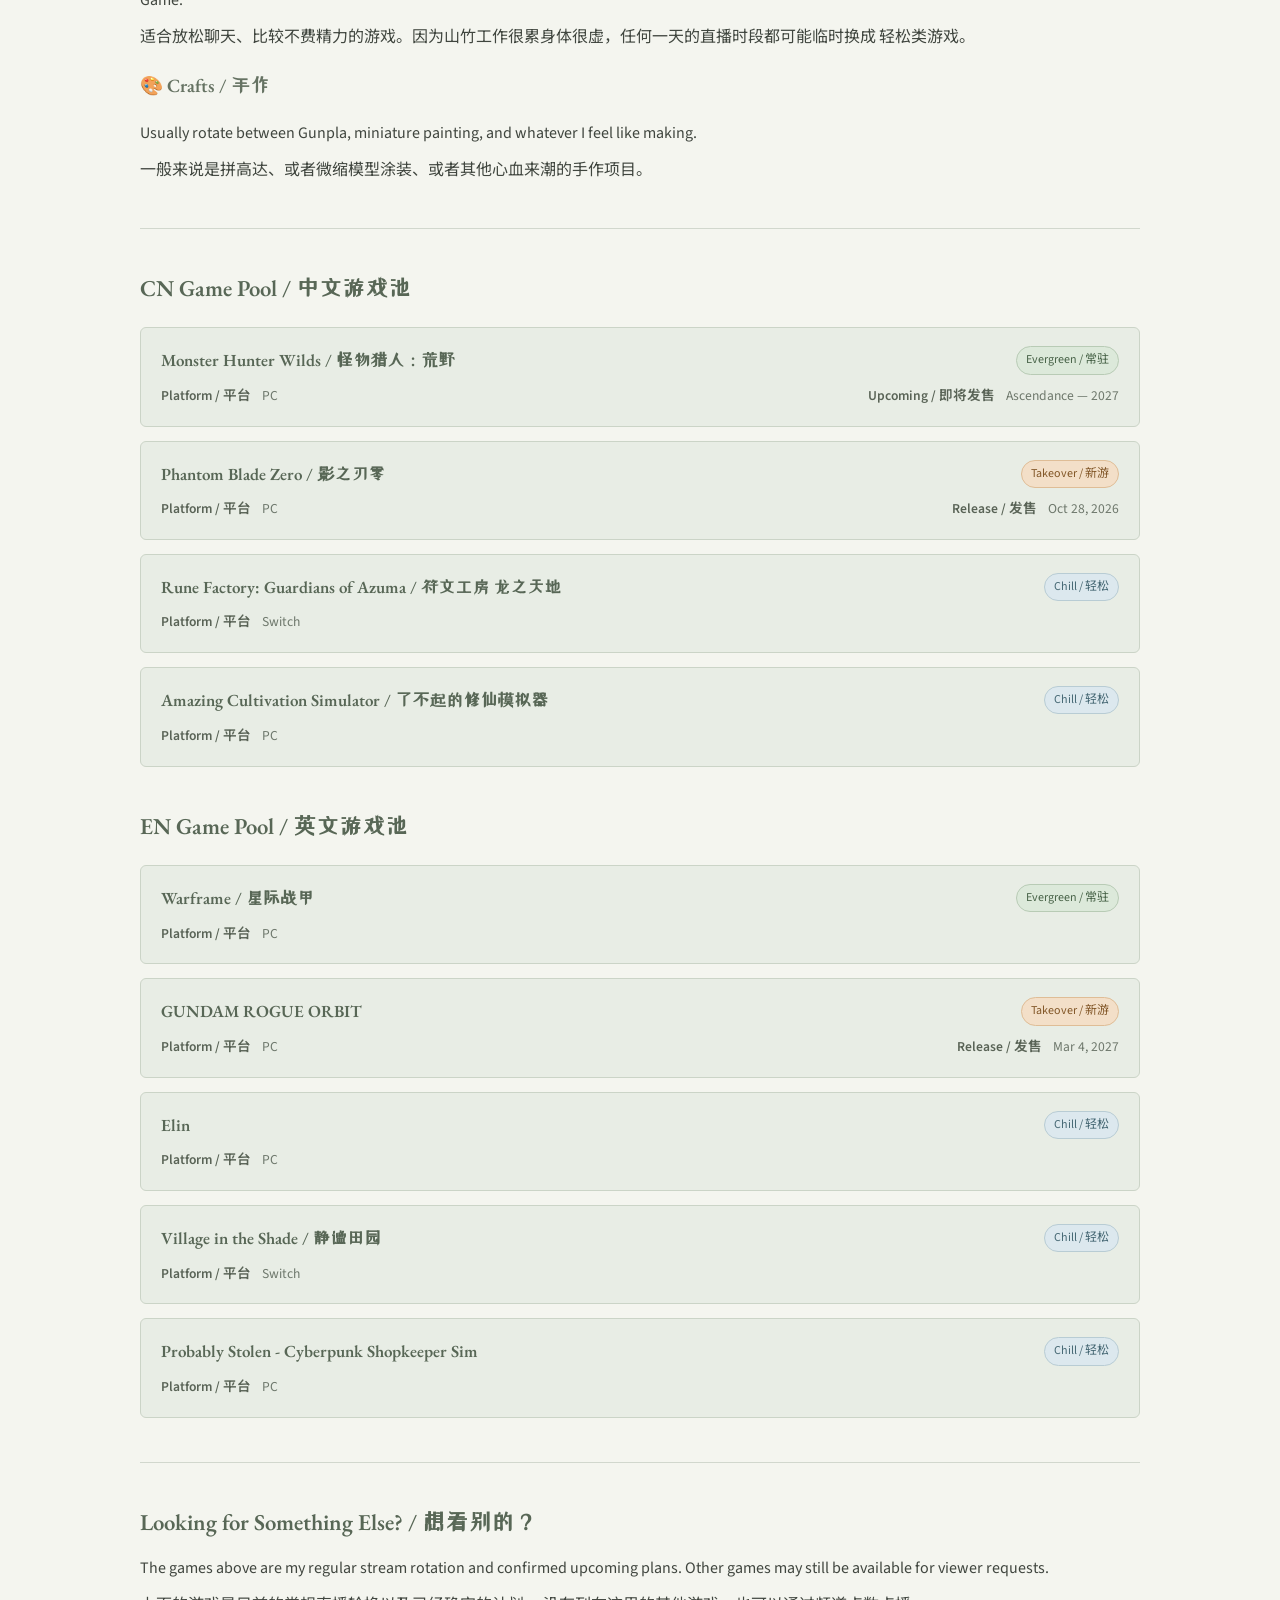
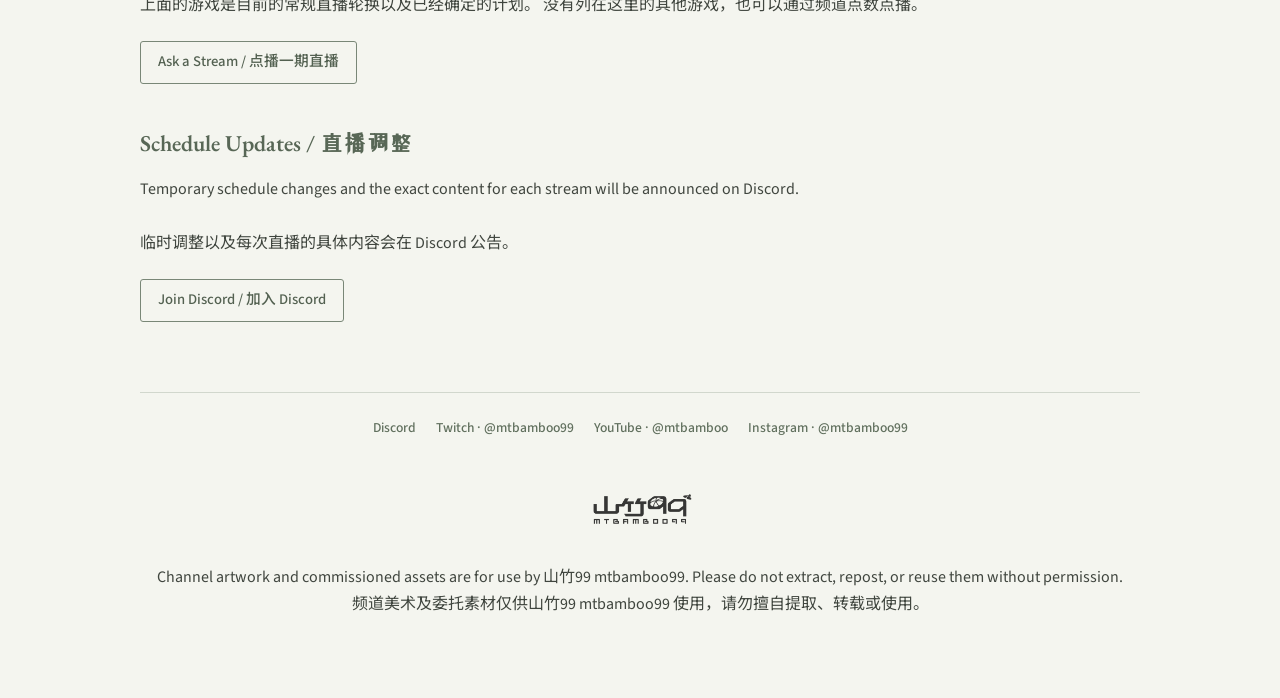
<file: schedule.html>
<!DOCTYPE html>
<html lang="en">
<head>
  <meta charset="UTF-8">
  <meta name="viewport" content="width=device-width, initial-scale=1.0">

  <title>Schedule | 山竹99 mtbamboo99</title>

  <link rel="stylesheet" href="styles.css">
</head>

<body>

  <div class="page">

    <!-- =========================
         Header
         ========================= -->

    <header>

      <a class="site-logo-link" href="index.html">
        <img
          src="images/logo_black.png"
          alt="山竹99 mtbamboo99"
          class="site-logo"
        >
      </a>

      <p class="page-title">
        Schedule / 直播安排
      </p>

      <nav>
        <a href="index.html">Home</a>
        <a href="commands.html">Commands</a>
        <a href="schedule.html">Schedule</a>
        <a href="events.html">Events</a>
        <a href="mascots.html">Mascots</a>
        <a href="guide.html">Channel Guide</a>
        <a href="requeststream.html">Ask a Stream</a>
      </nav>

    </header>


    <main>

      <!-- =========================
           Regular Stream Time
           ========================= -->

      <section>

        <h2>Regular Stream Time / 固定直播时间</h2>

        <p class="schedule-time">
          Tuesday · Thursday · Saturday — 20:00 PT<br>
          周二 · 周四 · 周六 — 20:00 PT
        </p>

        <p class="note">
          Thursday and Saturday alternate between Chinese and English games, 
          so both languages regularly get a weekend slot. The alternation refers
          to the game language only — the stream itself is always bilingual. <br>
          周四和周六会在中文游戏和英文游戏之间轮换，这样中文和英文游戏都能定期安排在周末。
          这里轮换的是游戏语言，直播本身是中英双语。
        </p>

      </section>


      <!-- =========================
           Weekly Rotation
           ========================= -->

      <section>

        <h2>Weekly Rotation / 每周轮换</h2>

        <div class="schedule-table-wrapper">

          <table class="schedule-table">

            <thead>
              <tr>
                <th></th>
                <th>Tuesday<br>周二</th>
                <th>Thursday<br>周四</th>
                <th>Saturday<br>周六</th>
              </tr>
            </thead>

            <tbody>

              <tr>
                <th>Week A</th>

                <td>
                  <strong>Crafts</strong><br>
                  手作
                </td>

                <td>
                  <strong>CN Game</strong><br>
                  中文游戏
                </td>

                <td>
                  <strong>EN Game</strong><br>
                  英文游戏
                </td>
              </tr>

              <tr>
                <th>Week B</th>

                <td>
                  <strong>Crafts</strong><br>
                  手作
                </td>

                <td>
                  <strong>EN Game</strong><br>
                  英文游戏
                </td>

                <td>
                  <strong>CN Game</strong><br>
                  中文游戏
                </td>
              </tr>

            </tbody>

          </table>

        </div>

        <div class="schedule-callout">

          <strong>🌿 Chill streams are flexible! / 轻松类游戏直播视情况掉落！</strong>

          <p>
            Any scheduled slot on any day may be replaced by a Chill Game when I need to take it easy
            — whether I've been beaten up by work, beaten up by life, gotten sick, or just need a chill day. 😂<br>
            如果山竹想要放松的话（包括但不限于被工作毒打、被生活毒打、生病等），任何一天的原定直播都有可能临时换成轻松类游戏。
          </p>

        </div>

      </section>
      
      <hr>


      <!-- =========================
           How the Rotation Works
           ========================= -->

      <section>

        <h2>How the Rotation Works / 轮换方式</h2>

        <div class="rotation-grid">

          <div class="rotation-card">

            <h3>🌲 Evergreen / 常驻</h3>

            <p>
              Games and activities I regularly return to between major releases 
              and story-driven playthroughs. “Evergreen” doesn’t mean I play them 
              every week — I’ll take breaks and come back to them whenever I feel like it.
            </p>

            <p>
              在大型新作和剧情向游戏之间会反复回归的常驻内容。“常驻”不代表每周都玩。山竹玩腻了就会休息一段时间。
            </p>

          </div>


          <div class="rotation-card">

            <h3>✨ Takeover / 新游</h3>

            <p>
              Major new releases or story-driven games can temporarily 
              take over the corresponding CN or EN game slot. Once the 
              playthrough is finished, that slot usually returns to its 
              evergreen rotation.
            </p>

            <p>
              新游发售或一些剧情向游戏会暂时替换掉对应的中文或英文常驻游戏。通关后一般来说会回归常驻。
            </p>

          </div>


          <div class="rotation-card">

            <h3>🌿 Chill / 轻松</h3>

            <p>
              Relaxed, conversational, lower-energy games for days when I need to take it easy. 
              Any scheduled stream slot on any day can be replaced by a Chill Game.
            </p>

            <p>
              适合放松聊天、比较不费精力的游戏。因为山竹工作很累身体很虚，任何一天的直播时段都可能临时换成
              轻松类游戏。
            </p>

          </div>

           <div class="rotation-card">

            <h3>🎨 Crafts / 手作</h3>

            <p>
              Usually rotate between Gunpla, miniature painting, and whatever I feel like making.
            </p>

            <p>
              一般来说是拼高达、或者微缩模型涂装、或者其他心血来潮的手作项目。
            </p>

          </div>

        </div>

      </section>

      <hr>


      <!-- =========================
           CN Game Pool
           ========================= -->

      <section>

        <h2>CN Game Pool / 中文游戏池</h2>

        <div class="game-list">

          <!-- Monster Hunter Wilds -->

          <div class="game-card">

            <div class="game-card-header">

              <h3>
                <a
                  href="https://store.steampowered.com/app/2246340/Monster_Hunter_Wilds/"
                  target="_blank"
                  rel="noopener noreferrer"
                >
                  Monster Hunter Wilds / 怪物猎人：荒野
                </a>
              </h3>

              <span class="stream-status stream-evergreen">
                Evergreen / 常驻
              </span>

            </div>

            <div class="game-meta">

              <span>
                <strong>Platform / 平台</strong>
                PC
              </span>

              <span>
                <strong>Upcoming / 即将发售</strong>
                Ascendance — 2027
              </span>

            </div>

          </div>


          <!-- Phantom Blade Zero -->

          <div class="game-card">

            <div class="game-card-header">

              <h3>
                <a
                  href="https://store.steampowered.com/app/4115450/Phantom_Blade_Zero/"
                  target="_blank"
                  rel="noopener noreferrer"
                >
                  Phantom Blade Zero / 影之刃零
                </a>
              </h3>

              <span class="stream-status stream-takeover">
                Takeover / 新游
              </span>

            </div>

            <div class="game-meta">

              <span>
                <strong>Platform / 平台</strong>
                PC
              </span>

              <span>
                <strong>Release / 发售</strong>
                Oct 28, 2026
              </span>

            </div>

          </div>


          <!-- Rune Factory: Guardians of Azuma -->

          <div class="game-card">

            <div class="game-card-header">

              <h3>
                <a
                  href="https://www.nintendo.com/us/store/products/rune-factory-guardians-of-azuma-switch/"
                  target="_blank"
                  rel="noopener noreferrer"
                >
                  Rune Factory: Guardians of Azuma / 符文工房 龙之天地
                </a>
              </h3>

              <span class="stream-status stream-chill">
                Chill / 轻松
              </span>

            </div>

            <div class="game-meta">

              <span>
                <strong>Platform / 平台</strong>
                Switch
              </span>

            </div>

          </div>


          <!-- Amazing Cultivation Simulator -->

          <div class="game-card">

            <div class="game-card-header">

              <h3>
                <a
                  href="https://store.steampowered.com/app/955900/Amazing_Cultivation_Simulator/"
                  target="_blank"
                  rel="noopener noreferrer"
                >
                  Amazing Cultivation Simulator / 了不起的修仙模拟器
                </a>
              </h3>

              <span class="stream-status stream-chill">
                Chill / 轻松
              </span>

            </div>

            <div class="game-meta">

              <span>
                <strong>Platform / 平台</strong>
                PC
              </span>

            </div>

          </div>

        </div>

      </section>


      <!-- =========================
           EN Game Pool
           ========================= -->

      <section>

        <h2>EN Game Pool / 英文游戏池</h2>

        <div class="game-list">

          <!-- Warframe -->

          <div class="game-card">

            <div class="game-card-header">

              <h3>
                <a
                  href="https://store.steampowered.com/app/230410/Warframe/"
                  target="_blank"
                  rel="noopener noreferrer"
                >
                  Warframe / 星际战甲
                </a>
              </h3>

              <span class="stream-status stream-evergreen">
                Evergreen / 常驻
              </span>

            </div>

            <div class="game-meta">

              <span>
                <strong>Platform / 平台</strong>
                PC
              </span>

            </div>

          </div>


          <!-- GUNDAM ROGUE ORBIT -->

          <div class="game-card">

            <div class="game-card-header">

              <h3>
                <a
                  href="https://store.steampowered.com/app/1963680/GUNDAM_ROGUE_ORBIT/"
                  target="_blank"
                  rel="noopener noreferrer"
                >
                  GUNDAM ROGUE ORBIT
                </a>
              </h3>

              <span class="stream-status stream-takeover">
                Takeover / 新游
              </span>

            </div>

            <div class="game-meta">

              <span>
                <strong>Platform / 平台</strong>
                PC
              </span>

              <span>
                <strong>Release / 发售</strong>
                Mar 4, 2027
              </span>

            </div>

          </div>


          <!-- Elin -->

          <div class="game-card">

            <div class="game-card-header">

              <h3>
                <a
                  href="https://store.steampowered.com/app/2135150/Elin/"
                  target="_blank"
                  rel="noopener noreferrer"
                >
                  Elin
                </a>
              </h3>

              <span class="stream-status stream-chill">
                Chill / 轻松
              </span>

            </div>

            <div class="game-meta">

              <span>
                <strong>Platform / 平台</strong>
                PC
              </span>

            </div>

          </div>


          <!-- Village in the Shade -->

          <div class="game-card">

            <div class="game-card-header">

              <h3>
                <a
                  href="https://www.nintendo.com/us/store/products/village-in-the-shade-switch/"
                  target="_blank"
                  rel="noopener noreferrer"
                >
                  Village in the Shade / 静谧田园
                </a>
              </h3>

              <span class="stream-status stream-chill">
                Chill / 轻松
              </span>

            </div>

            <div class="game-meta">

              <span>
                <strong>Platform / 平台</strong>
                Switch
              </span>

            </div>

          </div>


          <!-- Probably Stolen -->

          <div class="game-card">

            <div class="game-card-header">

              <h3>
                <a
                  href="https://store.steampowered.com/app/4348910/"
                  target="_blank"
                  rel="noopener noreferrer"
                >
                  Probably Stolen - Cyberpunk Shopkeeper Sim
                </a>
              </h3>

              <span class="stream-status stream-chill">
                Chill / 轻松
              </span>

            </div>

            <div class="game-meta">

              <span>
                <strong>Platform / 平台</strong>
                PC
              </span>

            </div>

          </div>

        </div>

      </section>

      <hr>


      <!-- =========================
           Ask a Stream
           ========================= -->

      <section class="schedule-request-section">

        <h2>Looking for Something Else? / 想看别的？</h2>

        <p>
          The games above are my regular stream rotation and confirmed upcoming plans.
          Other games may still be available for viewer requests.
        </p>

        <p>
          上面的游戏是目前的常规直播轮换以及已经确定的计划。
          没有列在这里的其他游戏，也可以通过频道点数点播。
        </p>

        <a
          class="button"
          href="requeststream.html"
        >
          Ask a Stream / 点播一期直播
        </a>

      </section>


      <!-- =========================
           Schedule Updates
           ========================= -->

      <section>

        <h2>Schedule Updates / 直播调整</h2>

        <p>
          Temporary schedule changes and
          the exact content for each stream will be announced on Discord.<br><br>

          临时调整以及每次直播的具体内容会在 Discord 公告。
        </p>

        <a
          class="button"
          href="https://discord.gg/hU6yxUSvFk"
          target="_blank"
          rel="noopener noreferrer"
        >
          Join Discord / 加入 Discord
        </a>

      </section>

    </main>


    <!-- =========================
         Footer
         ========================= -->

    <footer class="site-footer">

      <div class="footer-socials">

        <a
          href="https://discord.gg/hU6yxUSvFk"
          target="_blank"
          rel="noopener noreferrer"
        >
          Discord
        </a>

        <a
          href="https://www.twitch.tv/mtbamboo99"
          target="_blank"
          rel="noopener noreferrer"
        >
          Twitch · @mtbamboo99
        </a>

        <a
          href="https://www.youtube.com/@mtbamboo"
          target="_blank"
          rel="noopener noreferrer"
        >
          YouTube · @mtbamboo
        </a>

        <a
          href="https://www.instagram.com/mtbamboo99/"
          target="_blank"
          rel="noopener noreferrer"
        >
          Instagram · @mtbamboo99
        </a>

      </div>

      <img
        src="images/logo_black.png"
        alt="山竹99 mtbamboo99"
        class="footer-logo"
      >

      <p class="asset-notice">
        Channel artwork and commissioned assets are for use by 山竹99 mtbamboo99.
        Please do not extract, repost, or reuse them without permission.<br>
        频道美术及委托素材仅供山竹99 mtbamboo99 使用，请勿擅自提取、转载或使用。
      </p>

    </footer>

  </div>

</body>
</html>
</file>
<file: styles.css>
@import url('https://fonts.googleapis.com/css2?family=EB+Garamond:wght@400;500;600;700&family=Noto+Sans+SC:wght@400;500;600&family=Source+Sans+3:wght@400;500;600;700&family=ZCOOL+XiaoWei&display=swap');


/* =========================================
   山竹99 mtbamboo99 — Shared Website Styles
   ========================================= */


/* ---------- Basic Page ---------- */

* {
  box-sizing: border-box;
}

html {
  scroll-behavior: smooth;
}

body {
  margin: 0;
  padding: 0;

  background: #f4f5ef;
  color: #40463f;

  /*
     Source Sans 3 handles English.
     Chinese characters automatically fall back to Noto Sans SC.
  */
  font-family:
    "Source Sans 3",
    "Noto Sans SC",
    Arial,
    Helvetica,
    sans-serif;

  font-size: 16px;
  line-height: 1.68;
}


/* ---------- Main Container ---------- */

.page {
  width: min(100% - 40px, 1000px);
  margin: 0 auto;
  padding: 55px 0 70px;
}


/* ---------- Header ---------- */

header {
  text-align: center;
  margin-bottom: 48px;
}


/* Legacy text site-name styling */

.site-name {
  margin: 0;

  color: #566055;

  font-family:
    "EB Garamond",
    "ZCOOL XiaoWei",
    Georgia,
    serif;

  font-size: 2rem;
  font-weight: 700;
  letter-spacing: 0.04em;
}


/* Main commissioned logo */

.site-logo-link {
  display: inline-block;
  text-decoration: none;
}

.site-logo {
  display: block;

  width: 280px;
  max-width: 75vw;
  height: auto;

  margin: 0 auto;
}


/* Page label beneath logo */

.page-title {
  display: flex;
  align-items: center;
  justify-content: center;

  gap: 15px;

  width: fit-content;

  margin: 18px auto 0;

  color: #566354;

  /*
     English → EB Garamond
     Chinese → ZCOOL XiaoWei fallback
  */
  font-family:
    "EB Garamond",
    "ZCOOL XiaoWei",
    "Noto Sans SC",
    serif;

  font-size: 1.28rem;
  font-weight: 700;
  letter-spacing: 0.055em;
  line-height: 1.35;
}

.page-title::before,
.page-title::after {
  content: "";

  display: block;

  width: 44px;
  height: 1px;

  background: #a9b4a6;
}


/* ---------- Navigation ---------- */

nav {
  display: flex;
  justify-content: center;
  flex-wrap: wrap;

  gap: 8px 22px;

  margin-top: 23px;
  padding: 13px 0;

  border-top: 1px solid #d1d7cd;
  border-bottom: 1px solid #d1d7cd;
}

nav a {
  color: #626d60;

  text-decoration: none;
  font-size: 0.92rem;
  font-weight: 500;

  transition:
    color 0.2s ease,
    opacity 0.2s ease;
}

nav a:hover {
  color: #465244;
}


/* ---------- Main Content ---------- */

main {
  width: 100%;
}

section {
  margin: 44px 0;
}


/*
   Display fonts:
   English → EB Garamond
   Chinese → ZCOOL XiaoWei
*/

h1,
h2,
h3 {
  font-family:
    "EB Garamond",
    "ZCOOL XiaoWei",
    "Noto Sans SC",
    serif;

  font-weight: 600;
}

h2 {
  margin: 0 0 18px;

  color: #586756;

  font-size: 1.42rem;
  line-height: 1.35;
}

h3 {
  color: #657262;
}

p {
  margin: 10px 0;
}


/* Long-form About copy */

.about-section {
  font-size: 0.93rem;
  line-height: 1.72;
}

.about-section p {
  margin: 11px 0;
}


/* ---------- Horizontal Divider ---------- */

hr {
  margin: 32px 0;

  border: 0;
  border-top: 1px solid #d1d7cd;
}


/* ---------- Links ---------- */

a {
  color: #61705e;
}

a:hover {
  color: #465244;
}


/* ---------- Images ---------- */

.content-image {
  display: block;

  width: 100%;
  max-width: 100%;

  height: auto;

  margin: 30px auto;

  border-radius: 4px;
}


/* ---------- Intro / Centered Content ---------- */

.intro {
  max-width: 750px;

  margin: 0 auto 35px;

  text-align: center;
}

.center {
  text-align: center;
}


/* ---------- Commands ---------- */

.command-list {
  max-width: 760px;
  margin: 0 auto;
}

.command {
  padding: 20px 0;

  border-bottom: 1px dashed #ccd3c9;
}

.command:last-child {
  border-bottom: none;
}

.command-name {
  display: inline-block;

  margin-bottom: 8px;
  padding: 4px 8px;

  background: #e8ece5;

  border: 1px solid #c8d0c4;
  border-radius: 4px;

  color: #4f5d4d;

  font-family:
    "Courier New",
    monospace;

  font-size: 0.95rem;
  font-weight: 700;
  line-height: 1.2;
}

.note {
  margin-top: 4px;

  color: #737c70;

  font-size: 0.85rem;
}


/* ---------- Code / Commands ---------- */

code {
  padding: 2px 5px;

  background: #e8ece5;
  color: #566055;

  border-radius: 3px;

  font-family:
    "Courier New",
    monospace;

  font-size: 0.92em;
}


/* ---------- Lists ---------- */

ul {
  padding-left: 24px;
}

li {
  margin: 6px 0;
}


/* ---------- Buttons ---------- */

.button {
  display: inline-block;

  margin-top: 12px;
  padding: 8px 17px;

  border: 1px solid #798777;
  border-radius: 3px;

  color: #536151;

  text-decoration: none;

  font-size: 0.92rem;
  font-weight: 500;

  transition:
    background 0.2s ease,
    color 0.2s ease,
    border-color 0.2s ease;
}

.button:hover {
  background: #667363;
  border-color: #667363;
  color: #ffffff;
}


/* ---------- Blue Cards ---------- */

/*
   Reusable blue-card treatment.

   Add class="blue-card" to any blue informational card.
   Buttons inside blue cards receive a blue hover instead
   of the site's normal green hover.
*/

.blue-card .button:hover {
  background: #667d82;
  border-color: #667d82;
  color: #ffffff;
}


/* ---------- Schedule / Game Lists ---------- */

.schedule-time {
  font-size: 1.01rem;
  line-height: 1.75;
}

/* ---------- Weekly Schedule Table ---------- */

.schedule-table-wrapper {
  margin-top: 24px;
  margin-bottom: 22px;
  border: 2px solid #b8c4b4;
  border-radius: 6px;

  overflow-x: auto;
}

.schedule-table {
  width: 100%;

  border-collapse: collapse;
  table-layout: fixed;

  border: none;
}

.schedule-table th,
.schedule-table td {
  padding: 16px 14px;

  border-right: 1px solid #cbd4c7;
  border-bottom: 1px solid #cbd4c7;

  text-align: center;
  vertical-align: middle;
}

.schedule-table th:last-child,
.schedule-table td:last-child {
  border-right: none;
}

.schedule-table tbody tr:last-child th,
.schedule-table tbody tr:last-child td {
  border-bottom: none;
}

.schedule-table thead th {
  background: #e8ede5;

  color: #586756;

  font-family:
    "EB Garamond",
    "ZCOOL XiaoWei",
    "Noto Sans SC",
    serif;

  font-size: 1rem;
  font-weight: 600;
}

.schedule-table thead th:first-child {
  width: 110px;
}

.schedule-table tbody th {
  background: #eef1eb;

  color: #626d60;

  font-size: 0.86rem;
  font-weight: 600;
}

.schedule-table td {
  background: #f8f9f5;

  color: #555e53;

  font-size: 0.9rem;
  line-height: 1.45;
}

.schedule-table td strong {
  color: #4f5d4d;

  font-size: 1rem;
}

.game-list {
  display: flex;
  flex-direction: column;

  gap: 14px;

  margin-top: 24px;
}

.game-card {
  padding: 18px 20px;

  background: #e8ede5;

  border: 1px solid #cbd4c7;
  border-radius: 6px;
}


/* Blue-gray cards for games currently being played
   outside the regular schedule */

.also-playing .game-card {
  background: #e2e9ea;
  border-color: #c3ced0;
}

.game-card-header {
  display: flex;
  align-items: flex-start;
  justify-content: space-between;

  gap: 20px;
}

.game-card h3 {
  margin: 0;

  font-size: 1.06rem;
}

.game-card h3 a {
  color: #586756;
  text-decoration: none;
}

.game-card h3 a:hover {
  color: #465244;
  text-decoration: underline;
}

.game-meta {
  display: flex;
  justify-content: space-between;

  gap: 20px;

  margin-top: 10px;

  color: #6e786c;

  font-size: 0.85rem;
}

.game-meta strong {
  margin-right: 8px;

  color: #596356;

  font-weight: 600;
}

.stream-status {
  flex-shrink: 0;

  padding: 3px 9px;

  border-radius: 999px;

  font-size: 0.75rem;
  white-space: nowrap;
}


.stream-yes {
  background: #718670;
  color: #ffffff;

  border: 1px solid #687d67;
}

.stream-unsure {
  background: #b08a56;
  color: #ffffff;

  border: 1px solid #a27d4c;
}

.stream-evergreen {
  background: #dce9da;
  color: #486348;

  border: 1px solid #b8cbb5;
}

.stream-takeover {
  background: #f3dfc8;
  color: #825728;

  border: 1px solid #dfbd96;
}

.stream-chill {
  background: #dce8ee;
  color: #456773;

  border: 1px solid #b8ccd4;
}

.game-list-note {
  margin-top: 18px;
}

/* ---------- Events ---------- */

.event {
  max-width: 900px;
  margin-left: auto;
  margin-right: auto;
}

/* Event text sections */

.event-section {
  margin: 30px 0;
}

.event-section > h3 {
  margin: 0 0 18px;

  color: #586756;

  font-size: 1.35rem;
  text-align: left;
}


/* Event hero */

.event-header {
  margin-bottom: 30px;
  text-align: center;
}

.event-kicker {
  margin: 0 0 8px;

  color: #8a7655;

  font-size: 0.76rem;
  font-weight: 700;
  letter-spacing: 0.14em;
  text-transform: uppercase;
}

.event-title {
  margin: 0 0 22px;

  color: #4f5d4d;

  font-size: 2.55rem;
  line-height: 1.2;
}


/* Event date / timezone banner */

.event-date {
  display: inline-grid;
  grid-template-columns: 1fr auto 1fr;
  align-items: center;

  gap: 8px 18px;

  min-width: 560px;
  max-width: 100%;

  padding: 10px 24px 12px;

  background:
    linear-gradient(
      135deg,
      #eef1e9,
      #f6f0e4
    );

  border: 2px solid #b8aa88;
  border-radius: 999px;

  box-shadow: 0 3px 10px rgba(70, 76, 65, 0.05);

  color: #536351;
}

.event-date-label {
  grid-column: 1 / -1;

  margin-bottom: -2px;

  color: #8a7655;

  font-size: 0.68rem;
  font-weight: 700;
  letter-spacing: 0.11em;

  line-height: 1.1;

  text-align: center;
}

.event-date strong {
  font-size: 0.96rem;
  line-height: 1.2;

  text-align: center;
}

.event-date span {
  font-size: 0.76rem;
  line-height: 1.2;
  letter-spacing: 0.02em;

  text-align: center;
}

.event-date-divider {
  width: 1px;
  height: 30px;

  margin: 0;

  background: #c6b99d;
}


/* Event intro + mascot */

.event-intro {
  display: grid;
  grid-template-columns: minmax(0, 1fr) 200px;

  align-items: center;
  gap: 30px;

  margin: 30px 0;
}

.event-mascot-preview {
  text-align: center;
}

.event-mascot-image {
  display: block;

  width: 100%;
  max-width: 120px;
  height: auto;

  margin: 0 auto;
}

.event-mascot-link {
  margin-top: 16px;

  font-size: 0.9rem;
}

.event-mascot-link a {
  font-weight: 600;
}


/* Unlock split layout */

.event-unlock-grid {
  display: grid;
  grid-template-columns: 1fr 1fr;

  gap: 20px;

  margin: 30px 0;
}


/* Permanent Festival Collection */

.event-unlock-card {
  padding: 24px;

  background: #f1eadb;
  border: 1px solid #d8c6a3;
  border-radius: 8px;
}

.event-unlock-card h3 {
  margin-top: 0;
  margin-bottom: 14px;

  color: #745c36;
}


/* How to unlock */

.event-unlock-howto {
  padding: 24px;

  background: #e9eee7;
  border: 1px solid #c6d0c2;
  border-radius: 8px;
}

.event-unlock-howto h3 {
  margin-top: 0;
  margin-bottom: 14px;

  color: #586756;
}


/* Chat commands */

.event-command {
  margin: 12px 0 18px;
  padding: 13px 16px;

  overflow-x: auto;

  background: #687067;
  border: 1px solid #596158;
  border-radius: 6px;

  color: #f7f8f4;
  font-size: 0.92rem;
}

.event-command code {
  padding: 0;

  background: transparent;
  color: inherit;

  border-radius: 0;

  font-family:
    Consolas,
    "Courier New",
    monospace;
}


/* Important warning */

.event-warning {
  margin: 32px 0;
  padding: 24px 26px;

  background: #f3dddd;
  border: 2px solid #b86666;
  border-radius: 8px;

  color: #633838;

  font-size: 0.9rem;
  line-height: 1.6;
}

.event-warning h3 {
  margin-top: 0;
  margin-bottom: 16px;

  color: #7c3535;
}

.event-warning strong {
  color: #733232;
}

.event-warning hr {
  margin: 20px 0;

  border: 0;
  border-top: 1px solid #d6a3a3;
}


/* Casual event stream note */

.event-stream-note {
  margin-top: 26px;

  text-align: center;

  color: #687166;
  font-size: 0.95rem;
}


/* ---------- Home Page ---------- */

.info-grid {
  display: grid;
  grid-template-columns: repeat(2, 1fr);

  gap: 18px;
}


/* ---------- Information Cards ---------- */

.info-card {
  padding: 26px;

  background: #e3e8df;

  border: 1px solid #c5cec1;
  border-radius: 8px;

  font-size: 0.89rem;
  line-height: 1.62;

  text-align: center;
}

.info-card h2 {
  margin-top: 0;
  margin-bottom: 15px;

  color: #536351;

  font-size: 1.29rem;
}

.info-card .note {
  margin-top: 17px;

  color: #737d71;

  font-size: 0.81rem;
  line-height: 1.52;
}


/* ---------- Explore Cards ---------- */

.home-links {
  display: grid;
  grid-template-columns: repeat(2, 1fr);

  gap: 14px;

  margin-top: 25px;
}

.home-card {
  display: flex;
  flex-direction: column;

  gap: 5px;

  padding: 20px;

  /*
     Muted lavender-gray:
     distinct from the green info cards
     without becoming bright or saturated.
  */
  background: #e8e6ec;

  border: 1px solid #cbc7d2;
  border-radius: 8px;

  color: #40463f;

  text-decoration: none;

  transition:
    background 0.2s ease,
    border-color 0.2s ease,
    transform 0.2s ease;
}

.home-card:hover {
  background: #dfdce5;
  border-color: #bcb6c6;

  color: #40463f;

  transform: translateY(-2px);
}

.home-card strong {
  margin-bottom: 5px;

  color: #5b625d;

  font-family:
    "EB Garamond",
    "ZCOOL XiaoWei",
    "Noto Sans SC",
    serif;

  font-size: 1.08rem;
  font-weight: 600;
}

.home-card span {
  color: #686b68;

  font-size: 0.82rem;
  line-height: 1.47;
}


/* ---------- Community / Blue Information Cards ---------- */

.community-card {
  max-width: 760px;

  margin-left: auto;
  margin-right: auto;

  padding: 26px;

  /*
     Muted blue-gray:
     gives community/CTA content its own identity.
  */
  background: #dfe7e8;

  border: 1px solid #bdc9ca;
  border-radius: 8px;

  font-size: 0.89rem;
  line-height: 1.62;

  text-align: center;
}

.community-card h2 {
  margin-top: 0;
  margin-bottom: 15px;

  color: #526467;

  font-size: 1.29rem;
}


/*
   Community cards are blue cards by design,
   so retain blue button behavior even if the HTML
   does not explicitly include the blue-card class.
*/

.community-card .button:hover,
.blue-card .button:hover {
  background: #667d82;
  border-color: #667d82;
  color: #ffffff;
}


/* ---------- Footer ---------- */

.site-footer {
  margin-top: 70px;
  padding-top: 24px;

  border-top: 1px solid #d1d7cd;

  text-align: center;
}

.footer-socials {
  display: flex;
  justify-content: center;
  flex-wrap: wrap;

  gap: 10px 20px;
}

.footer-socials a {
  color: #61705e;

  text-decoration: none;

  font-size: 0.85rem;
  font-weight: 500;
}

.footer-socials a:hover {
  color: #465244;
  text-decoration: underline;
}


/* Commissioned footer logo */

.footer-logo {
  display: block;

  width: 165px;
  max-width: 55vw;
  height: auto;

  margin: 24px auto 0;

  opacity: 0.78;
}


/* Legacy footer text */

.footer-name {
  margin-top: 18px;
  margin-bottom: 0;

  color: #758071;

  font-size: 0.82rem;
}


/* ---------- Mobile ---------- */

@media (max-width: 600px) {

  body {
    font-size: 15px;
  }

  .page {
    width: min(100% - 28px, 1000px);
    padding-top: 35px;
  }

  header {
    margin-bottom: 35px;
  }

  .site-name {
    font-size: 1.7rem;
  }

  .site-logo {
    width: 230px;
    max-width: 78vw;
  }

  .page-title {
    margin-top: 15px;

    gap: 10px;

    font-size: 1.08rem;
    letter-spacing: 0.035em;
  }

  .page-title::before,
  .page-title::after {
    width: 24px;
  }

  nav {
    gap: 7px 15px;
  }

  nav a {
    font-size: 0.85rem;
  }

  section {
    margin: 32px 0;
  }


  /* About */

  .about-section {
    font-size: 0.94rem;
  }


  /* Commands */

  .command {
    padding: 16px 0;
  }


  /* Schedule */
  .schedule-table {
    min-width: 620px;
  }

  .schedule-table th,
  .schedule-table td {
    padding: 13px 10px;
  }

  .game-card {
    padding: 16px;
  }

  .game-card-header {
    flex-direction: column;

    gap: 8px;
  }

  .game-meta {
    flex-direction: column;

    gap: 3px;
  }

    /* Events */

  .event-title {
    font-size: 1.9rem;
  }

  .event-date {
    min-width: 0;
    width: 100%;
    max-width: 100%;

    grid-template-columns: 1fr;
    gap: 6px;

    padding: 14px 16px;

    border-radius: 12px;
  }

  .event-date-divider {
    width: 40px;
    height: 1px;

    margin: 4px auto;
  }

  .event-intro {
    grid-template-columns: 1fr;

    gap: 18px;
  }

  .event-mascot-preview {
    order: -1;
  }

  .event-mascot-image {
    max-width: 110px;
  }

  .event-unlock-grid {
    grid-template-columns: 1fr;
  }

  .event-unlock-card,
  .event-unlock-howto,
  .event-warning {
    padding: 18px;
  }

  .event-command {
    padding: 12px 14px;
  }

  /* Home Page */

  .info-grid,
  .home-links {
    grid-template-columns: 1fr;
  }

  .info-card,
  .community-card,
  .home-card {
    padding: 18px;
  }


  /* Footer */

  .footer-socials {
    flex-direction: column;

    gap: 7px;
  }

  .footer-logo {
    width: 145px;
  }

  .asset-notice {
    max-width: 680px;

    margin: 16px auto 0;

    color: #8a9287;

    font-size: 0.68rem;
    line-height: 1.55;

    text-align: center;
}

}
</file>
